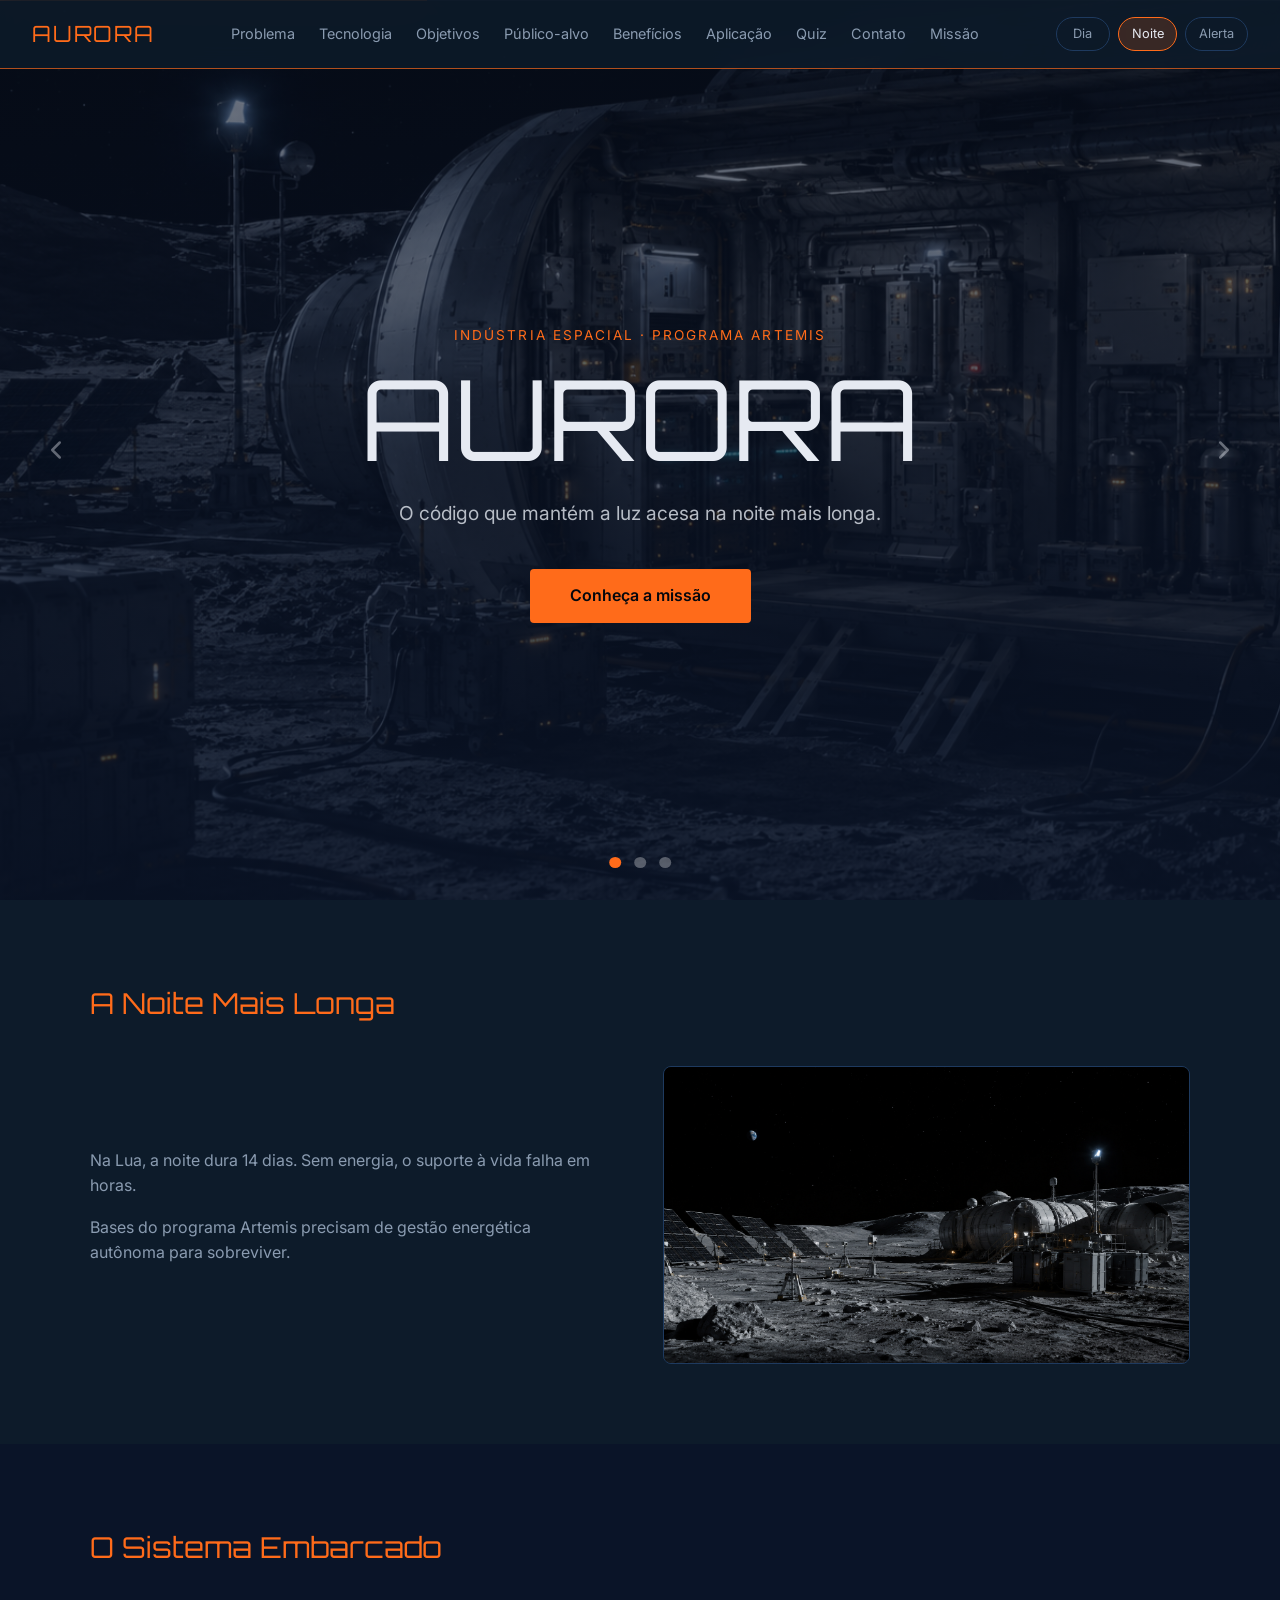
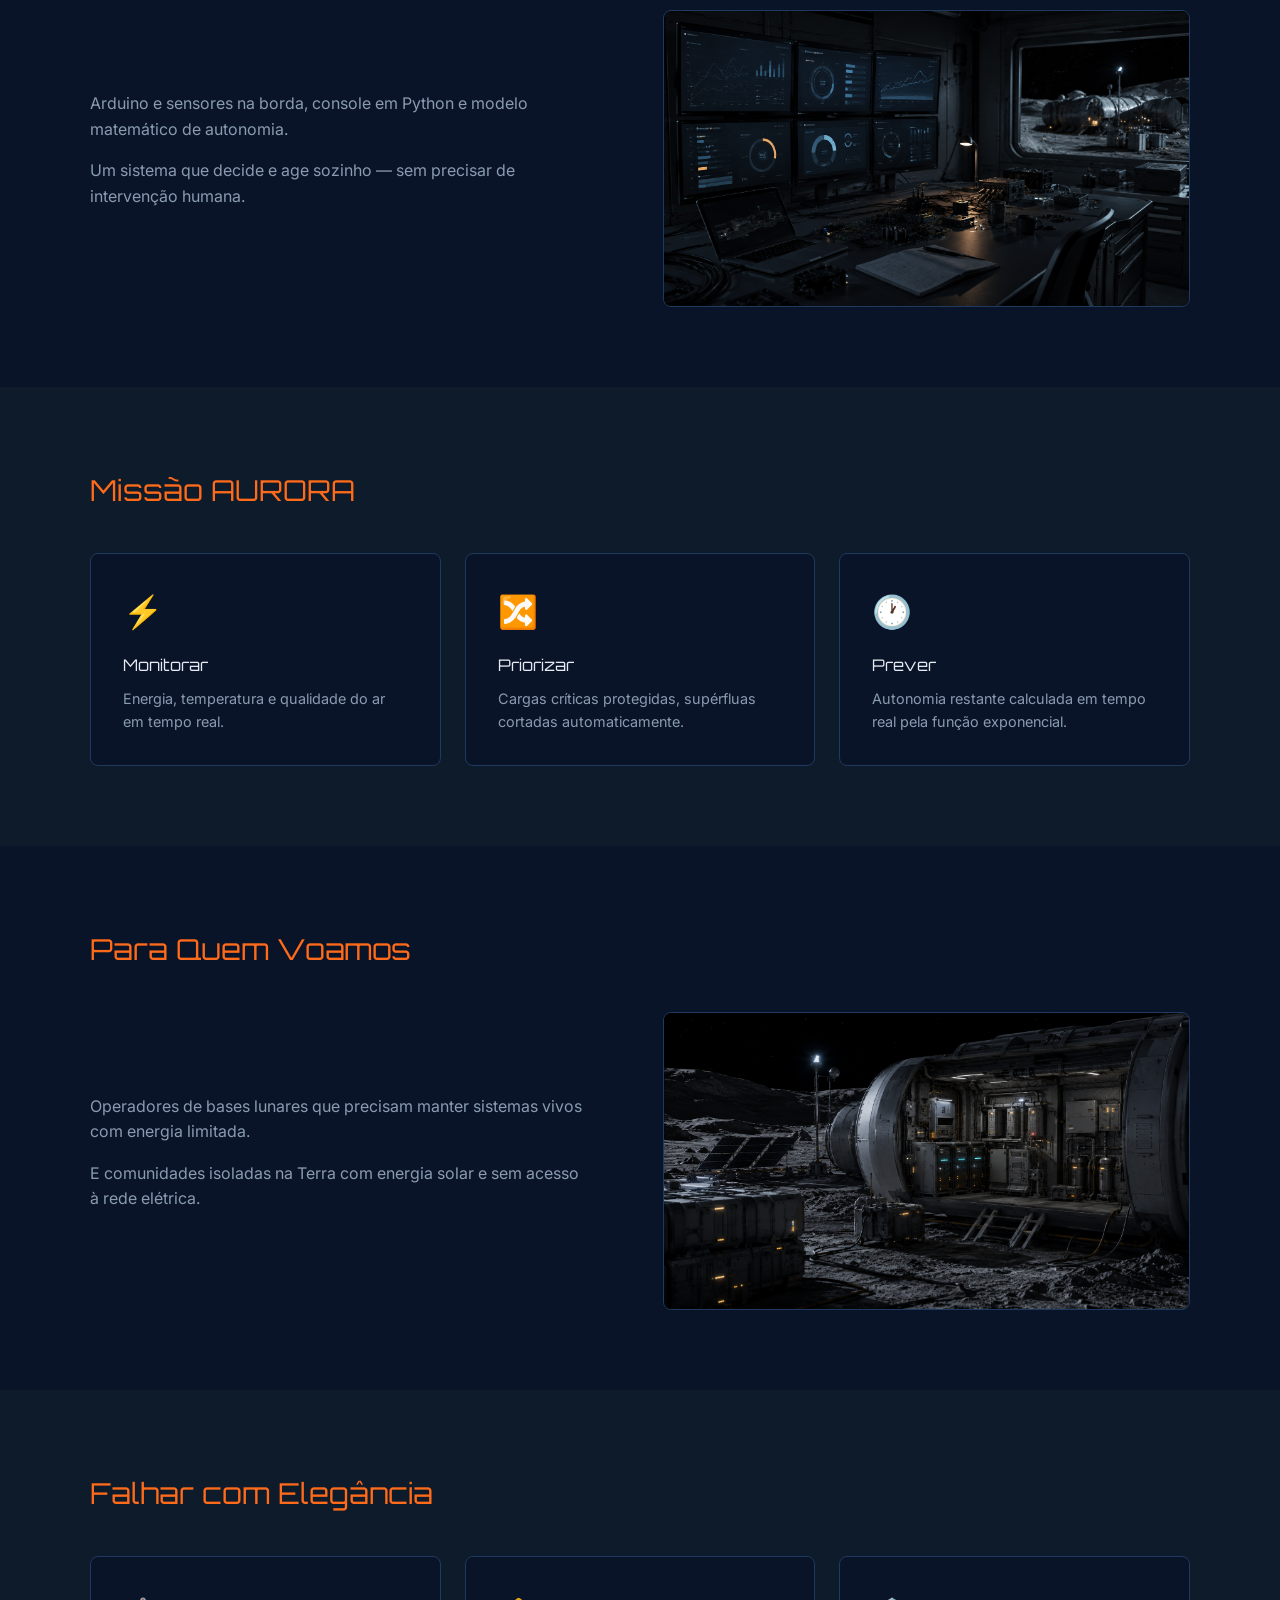
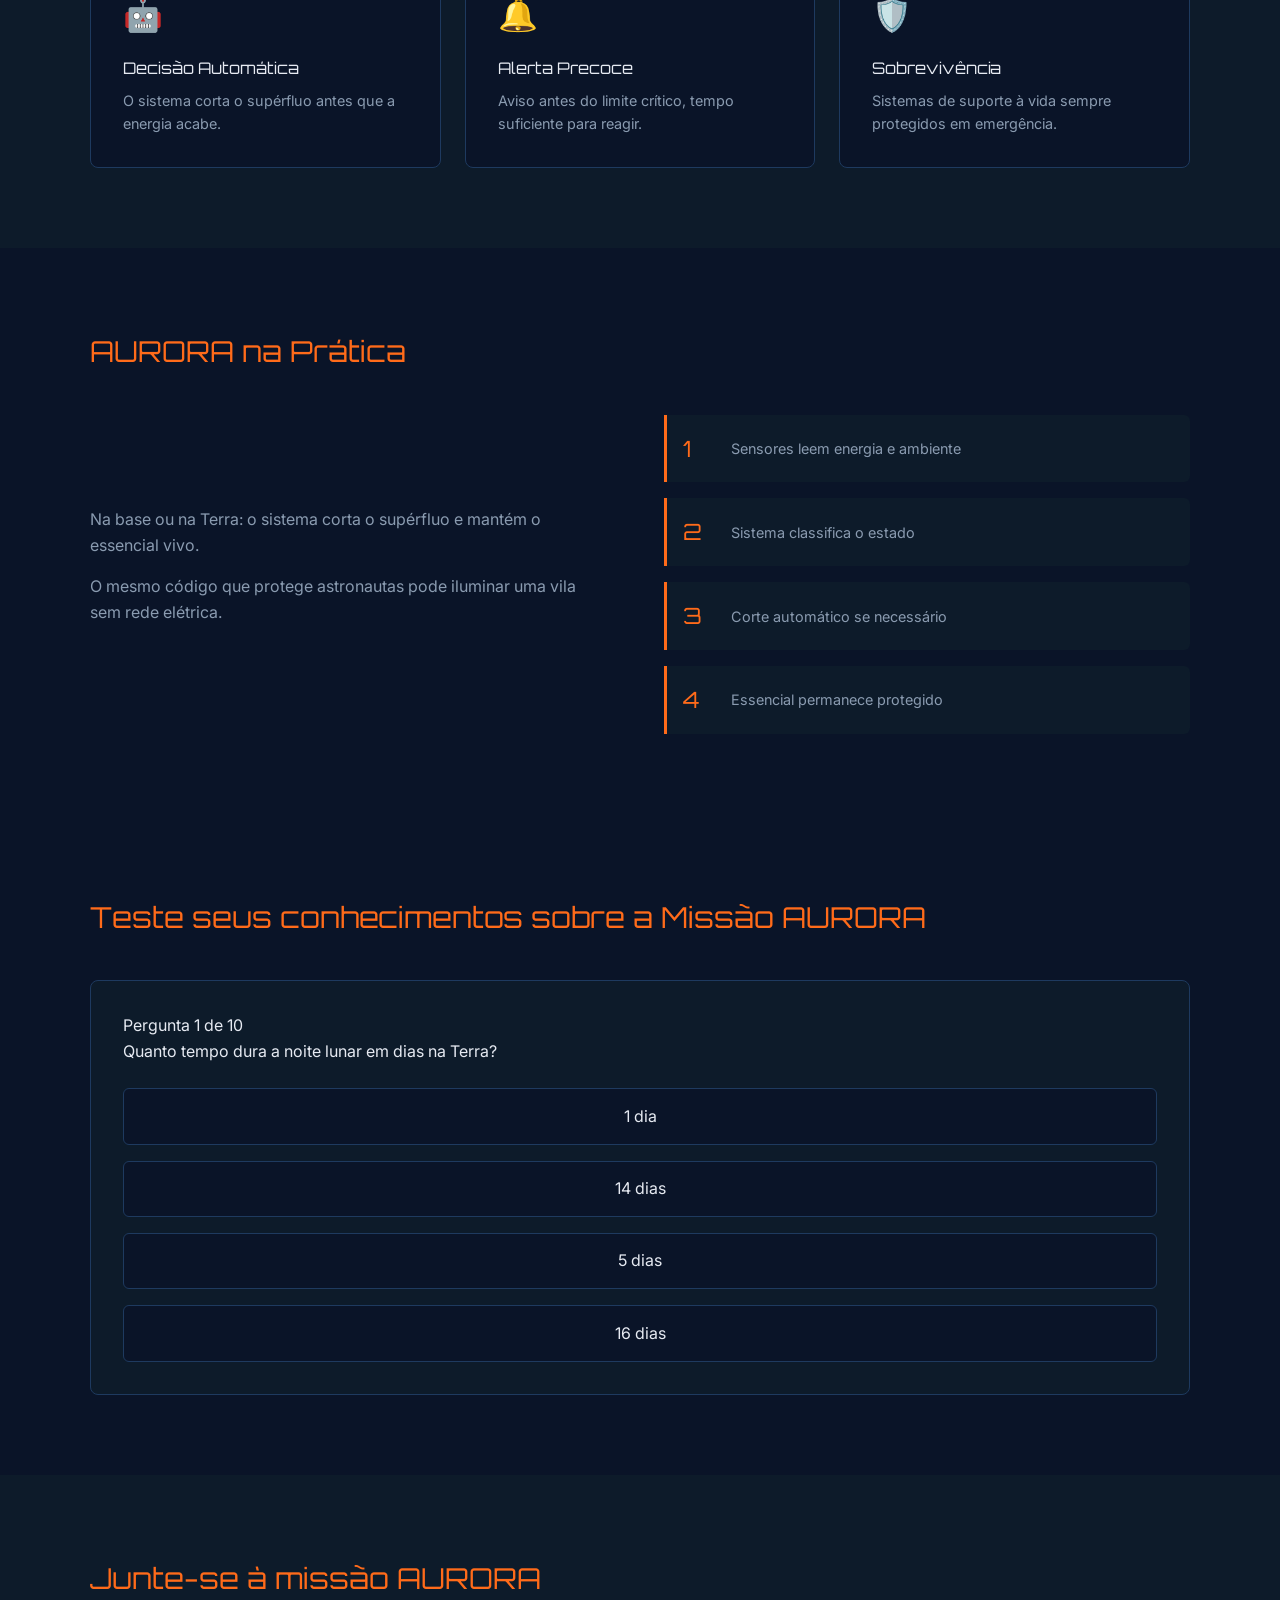
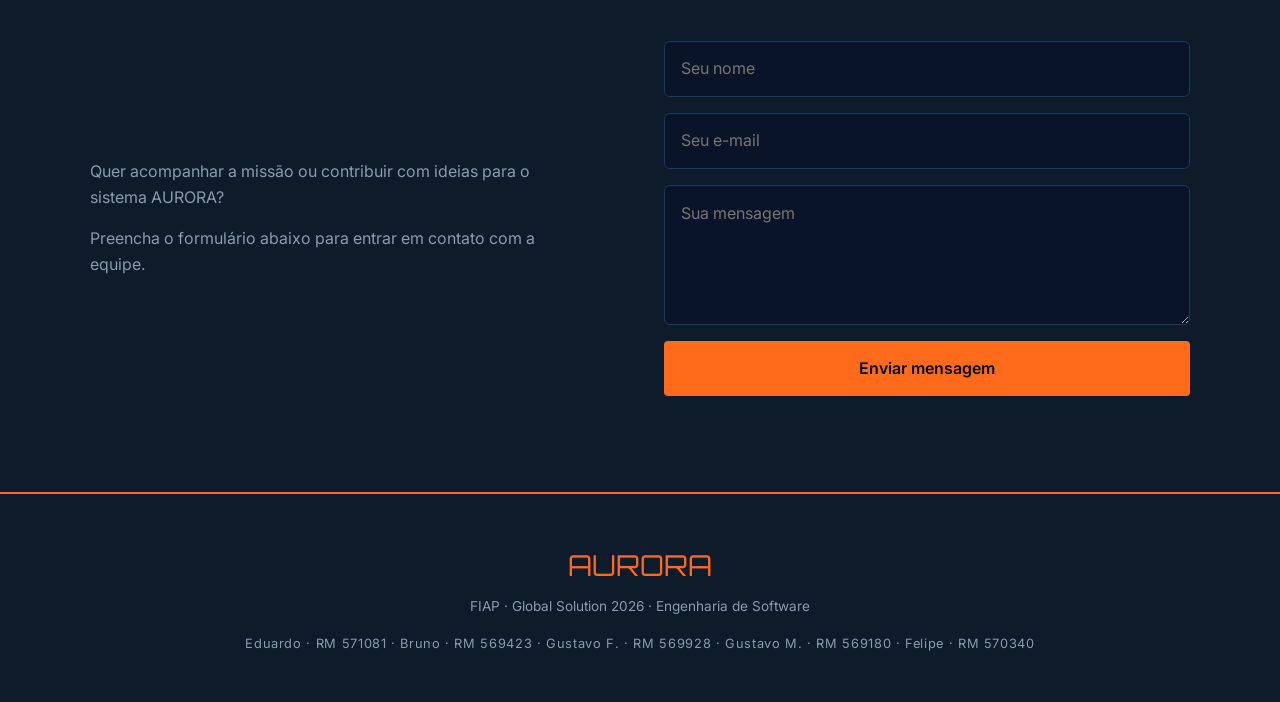
<file: index.html>
<!DOCTYPE html>
<html lang="pt-BR">
<head>
    <meta charset="UTF-8">
    <meta name="viewport" content="width=device-width, initial-scale=1.0">
    <title>AURORA</title>
    <meta http-equiv="refresh" content="0; url=Aurora-Web-Front/index.html">
    <link rel="canonical" href="Aurora-Web-Front/index.html">
    <script>
        const destino = "Aurora-Web-Front/index.html" + window.location.search + window.location.hash;
        window.location.replace(destino);
    </script>
</head>
<body>
    <p>Redirecionando para <a href="Aurora-Web-Front/index.html">AURORA</a>.</p>
</body>
</html>
</file>
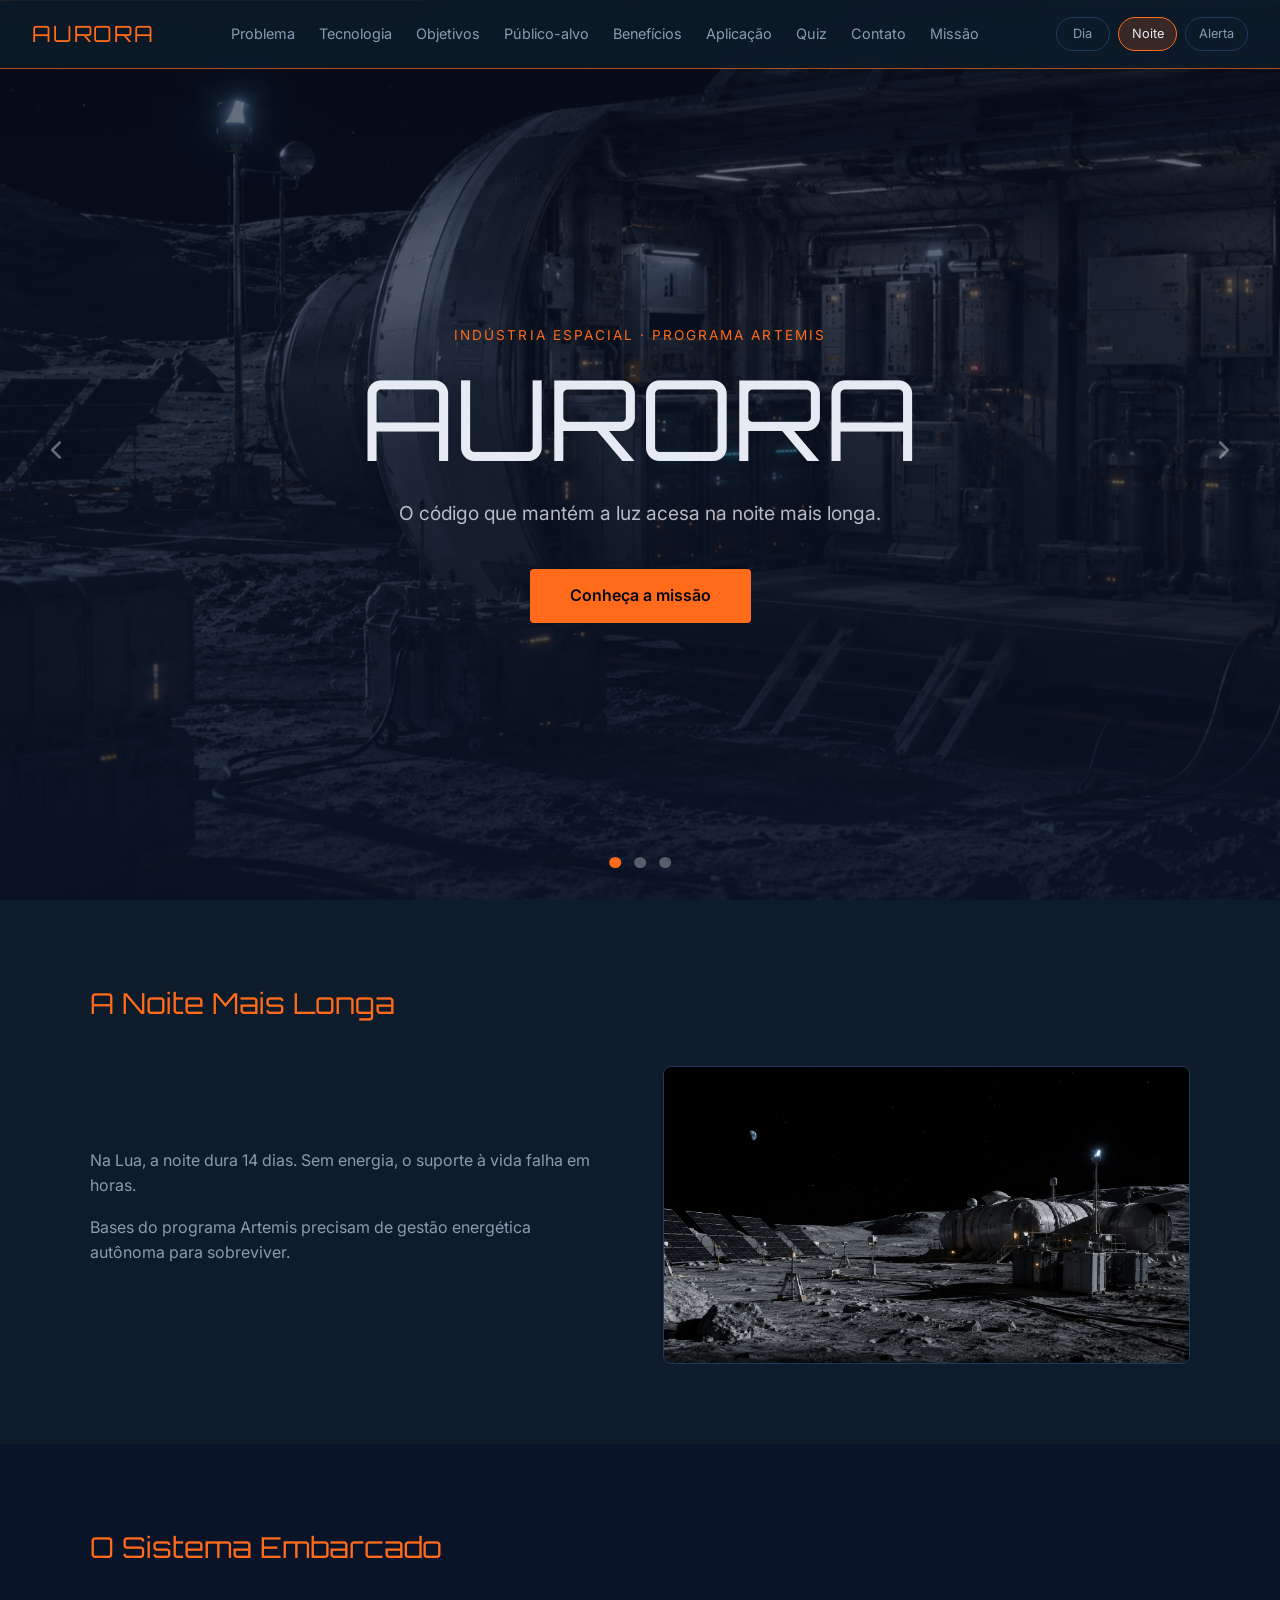
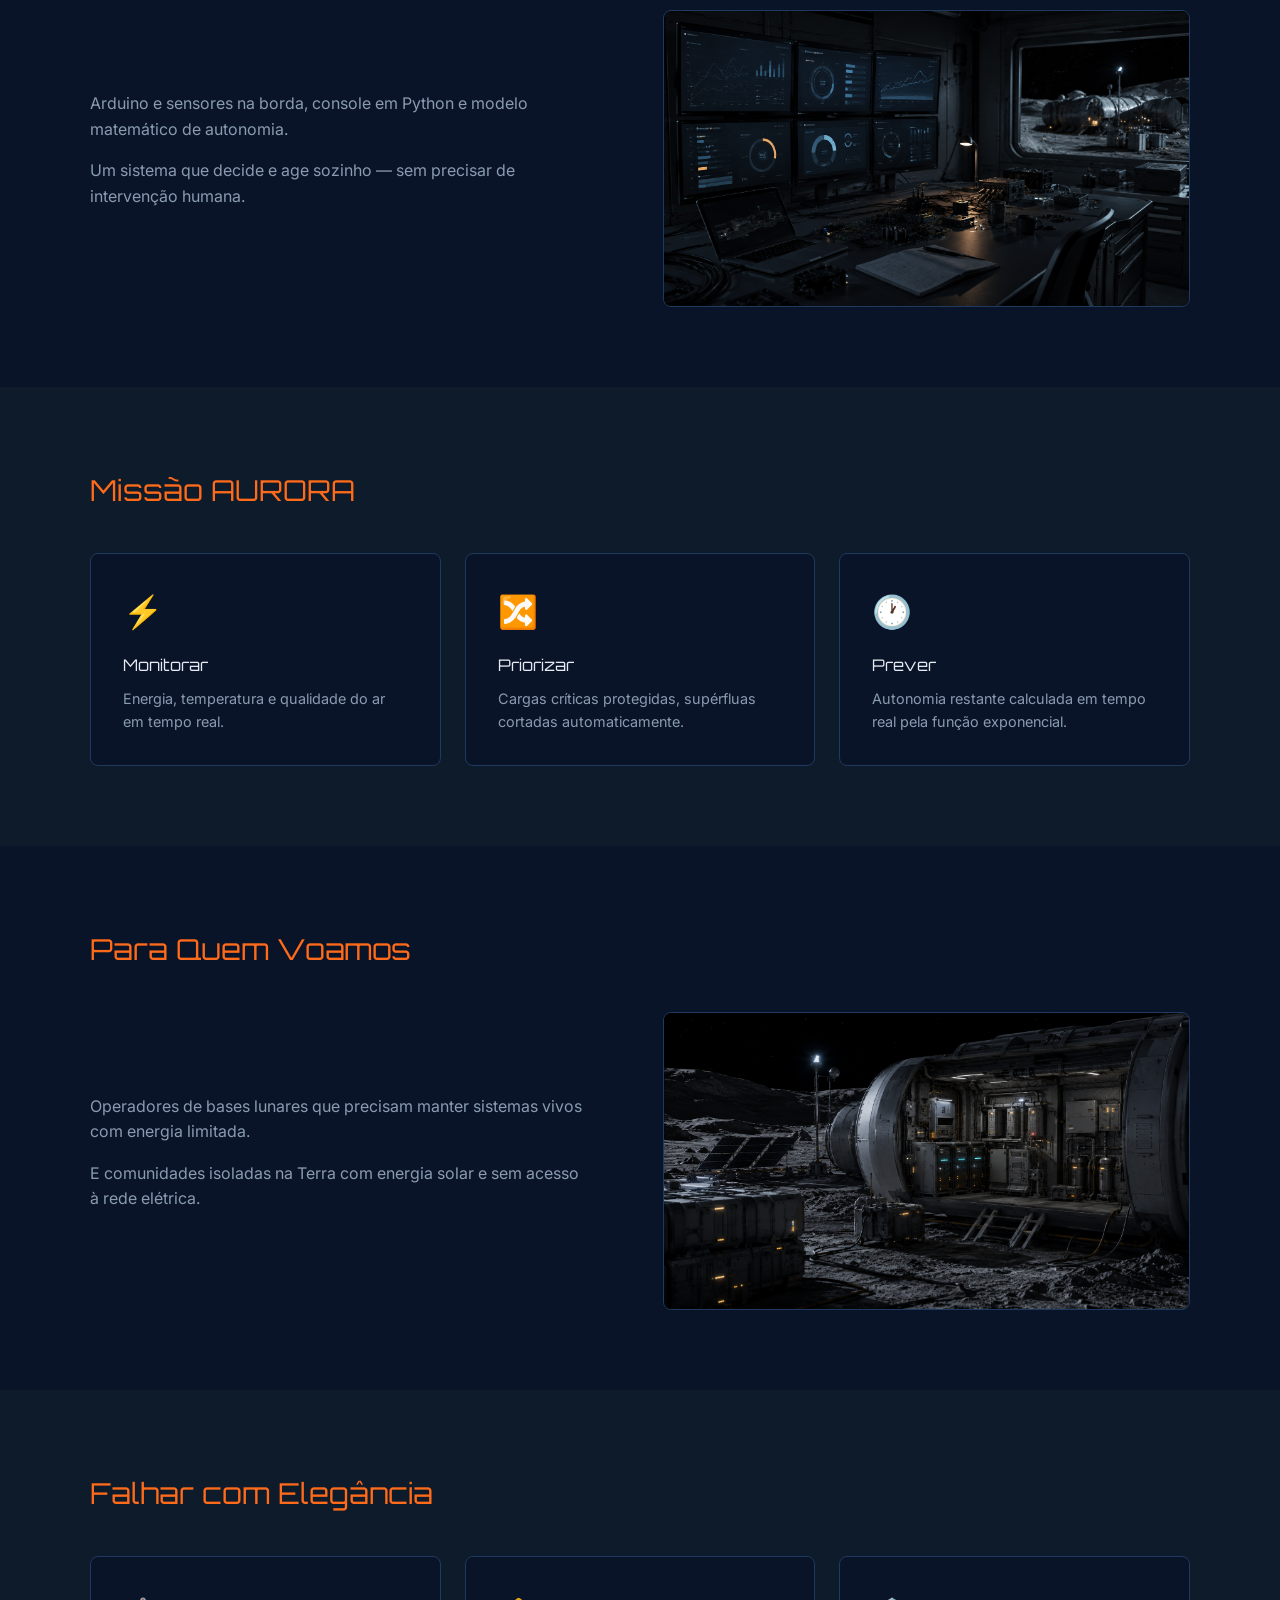
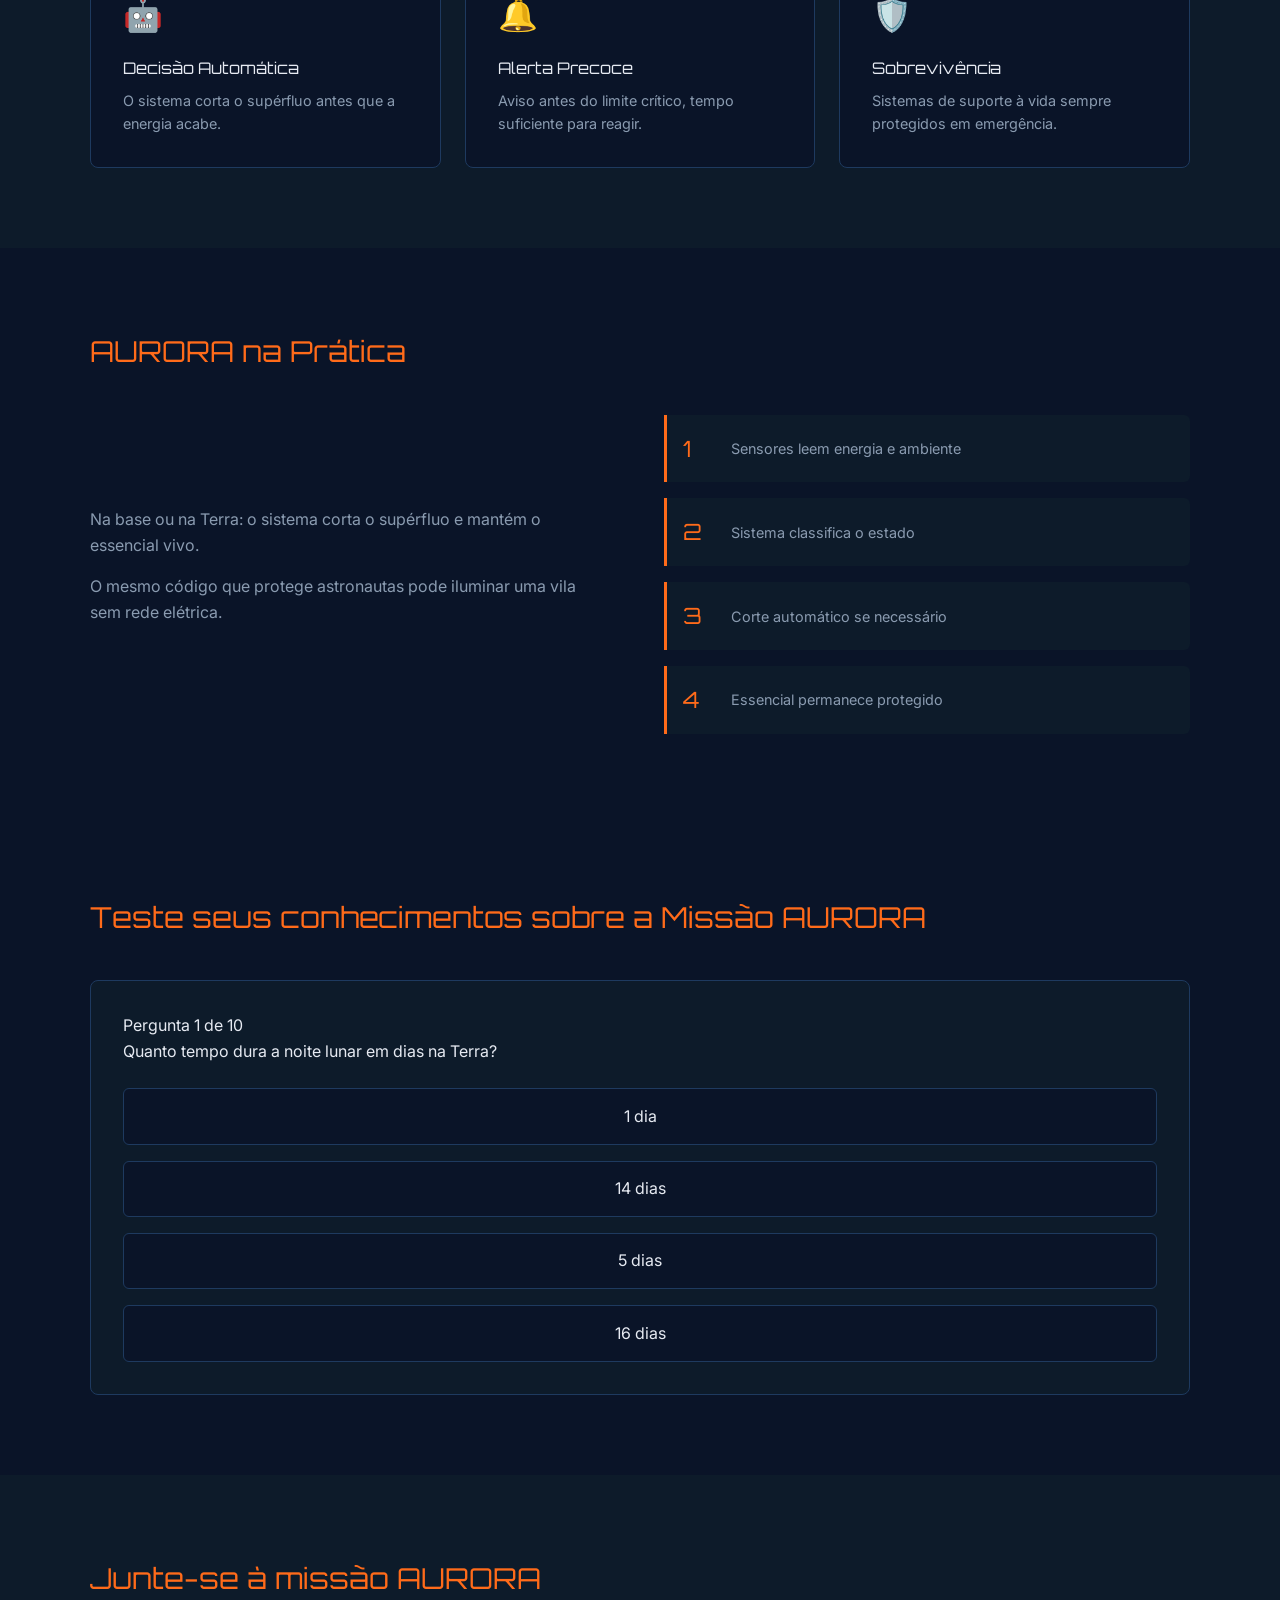
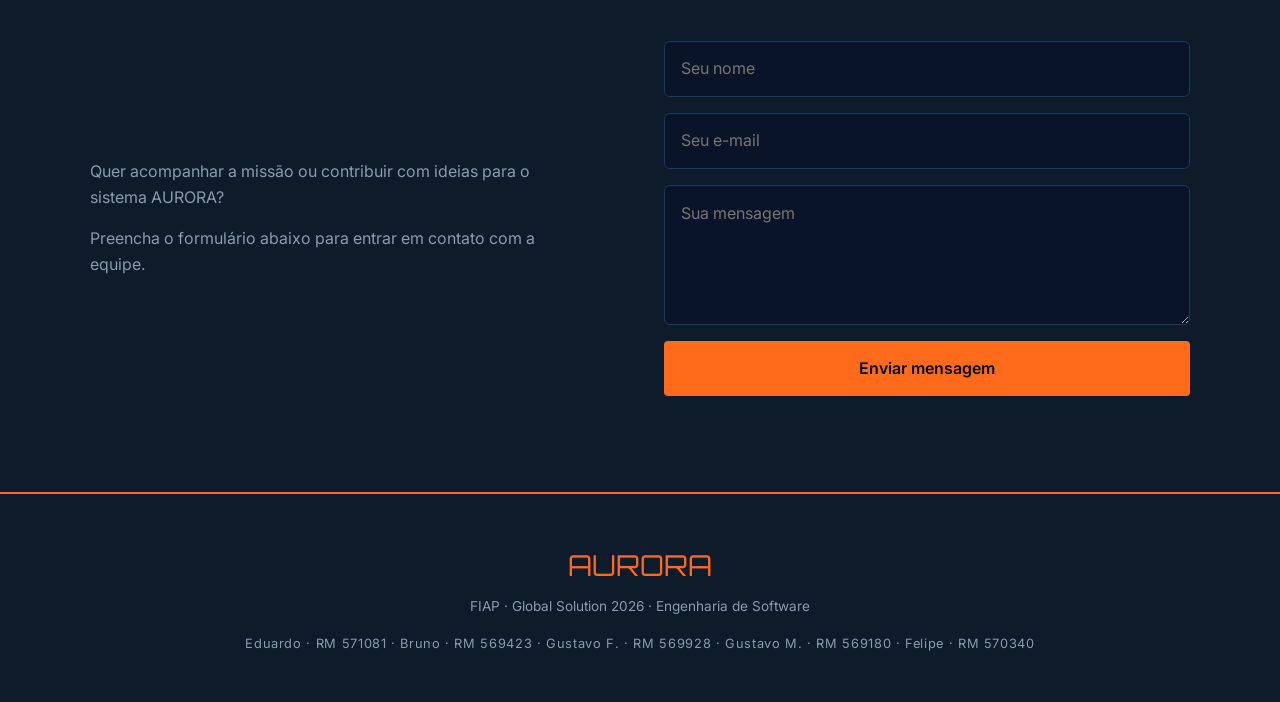
<file: Aurora-Web-Front/index.html>
<!DOCTYPE html>
<html lang="pt-BR">
<head>
    <meta charset="UTF-8">
    <meta name="viewport" content="width=device-width, initial-scale=1.0">
    <title>AURORA · Sistema de Gestão Energética Lunar</title>

    <link rel="icon" type="image/png" href="img/logo.png">

    <link rel="preconnect" href="https://fonts.googleapis.com">
    <link rel="preconnect" href="https://fonts.gstatic.com" crossorigin>
    <link href="https://fonts.googleapis.com/css2?family=Orbitron:wght@700;900&family=Inter:wght@400;600&display=swap" rel="stylesheet">
    
    <link rel="stylesheet" href="css/reset.css">
    <link rel="stylesheet" href="css/style.css">
</head>
<body id="topo">
    <!-- Inputs de rádio para controlar os temas via CSS puro.
         Ficam invisíveis na página, mas o CSS usa o :checked para trocar as cores. -->
    <input type="radio" id="tema-dia" name="tema">
    <input type="radio" id="tema-noite" name="tema" checked>
    <input type="radio" id="tema-alerta" name="tema">

    <div class="page-wrapper">

        <!-- Menu fixo no topo com links para cada seção da página e botões de tema -->
        <nav class="nav">
            <a href="#topo" class="nav__logo" aria-label="Voltar ao início">AURORA</a>
            <ul class="nav__links">
                <li><a href="#problema">Problema</a></li>
                <li><a href="#tecnologia">Tecnologia</a></li>
                <li><a href="#objetivos">Objetivos</a></li>
                <li><a href="#publico">Público-alvo</a></li>
                <li><a href="#beneficios">Benefícios</a></li>
                <li><a href="#aplicacao">Aplicação</a></li>
                <li><a href="#quiz">Quiz</a></li>
                <li><a href="#contato">Contato</a></li>
                <li><a href="missao.html">Missão</a></li>
            </ul>
            <div class="nav__temas">
                <label for="tema-dia" class="btn-tema">Dia</label>
                <label for="tema-noite" class="btn-tema">Noite</label>
                <label for="tema-alerta" class="btn-tema">Alerta</label>
            </div>
        </nav>

        <!-- Seção hero — ocupa a tela toda e exibe o slideshow de imagens com o título principal -->
        <header class="hero" role="region" aria-roledescription="carousel" aria-label="Slideshow cinematográfico AURORA">
            <div class="hero__slideshow" data-hero-slideshow>
                <div class="hero__slides" data-hero-slides></div>
                <div class="hero__overlay" aria-hidden="true"></div>
                <div class="hero__alert-tint" aria-hidden="true"></div>
                <div class="hero__progress" aria-hidden="true">
                    <span data-hero-progress></span>
                </div>

                <button class="hero__arrow hero__arrow--prev" type="button" aria-label="Slide anterior" data-hero-prev>
                    <svg viewBox="0 0 24 24" aria-hidden="true" focusable="false">
                        <path d="M15 18l-6-6 6-6" fill="none" stroke="currentColor" stroke-width="2" stroke-linecap="round" stroke-linejoin="round"/>
                    </svg>
                </button>
                <button class="hero__arrow hero__arrow--next" type="button" aria-label="Próximo slide" data-hero-next>
                    <svg viewBox="0 0 24 24" aria-hidden="true" focusable="false">
                        <path d="M9 6l6 6-6 6" fill="none" stroke="currentColor" stroke-width="2" stroke-linecap="round" stroke-linejoin="round"/>
                    </svg>
                </button>

                <div class="hero__dots" aria-label="Selecionar slide" data-hero-dots></div>
            </div>

            <div class="hero__content">
                <p class="hero__tag">Indústria Espacial · Programa Artemis</p>
                <h1 class="hero__title">AURORA</h1>
                <p class="hero__sub">O código que mantém a luz acesa na noite mais longa.</p>
                <a href="missao.html" class="hero__cta">Conheça a missão</a>
            </div>
        </header>

        <!-- Seção 1: Problema — explica o desafio da noite lunar de 14 dias -->
        <section id="problema" class="section section--alt">
            <div class="section__inner">
                <h2 class="section__title">A Noite Mais Longa</h2>
                <div class="section__content">
                    <div class="section__text">
                        <p>Na Lua, a noite dura 14 dias. Sem energia, o suporte à vida falha em horas.</p>
                        <p>Bases do programa Artemis precisam de gestão energética autônoma para sobreviver.</p>
                    </div>
                    <div class="section__img">
                        <img src="img/base_lunar.png" alt="Base lunar com painéis solares no horizonte">
                    </div>
                </div>
            </div>
        </section>

        <!-- Seção 2: Tecnologia — descreve o sistema embarcado com Arduino e Python -->
        <section id="tecnologia" class="section">
            <div class="section__inner">
                <h2 class="section__title">O Sistema Embarcado</h2>
                <div class="section__content">
                    <div class="section__text">
                        <p>Arduino e sensores na borda, console em Python e modelo matemático de autonomia.</p>
                        <p>Um sistema que decide e age sozinho — sem precisar de intervenção humana.</p>
                    </div>
                    <div class="section__img">
                        <img src="img/sistemas_na_base.png" alt="Console de operações AURORA exibindo dados da base">
                    </div>
                </div>
            </div>
        </section>

        <!-- Seção 3: Objetivos — mostra os 3 pilares da missão AURORA em cards -->
        <section id="objetivos" class="section section--alt">
            <div class="section__inner">
                <h2 class="section__title">Missão AURORA</h2>
                <div class="section__cards">
                    <div class="card">
                        <span class="card__icon">⚡</span>
                        <h3>Monitorar</h3>
                        <p>Energia, temperatura e qualidade do ar em tempo real.</p>
                    </div>
                    <div class="card">
                        <span class="card__icon">🔀</span>
                        <h3>Priorizar</h3>
                        <p>Cargas críticas protegidas, supérfluas cortadas automaticamente.</p>
                    </div>
                    <div class="card">
                        <span class="card__icon">🕐</span>
                        <h3>Prever</h3>
                        <p>Autonomia restante calculada em tempo real pela função exponencial.</p>
                    </div>
                </div>
            </div>
        </section>

        <!-- Seção 4: Público-alvo — para quem o sistema foi desenvolvido -->
        <section id="publico" class="section">
            <div class="section__inner">
                <h2 class="section__title">Para Quem Voamos</h2>
                <div class="section__content">
                    <div class="section__text">
                        <p>Operadores de bases lunares que precisam manter sistemas vivos com energia limitada.</p>
                        <p>E comunidades isoladas na Terra com energia solar e sem acesso à rede elétrica.</p>
                    </div>
                    <div class="section__img">
                        <img src="img/base.png" alt="Painéis solares apagados durante a noite lunar">
                    </div>
                </div>
            </div>
        </section>

        <!-- Seção 5: Benefícios — vantagens do sistema em 3 cards -->
        <section id="beneficios" class="section section--alt">
            <div class="section__inner">
                <h2 class="section__title">Falhar com Elegância</h2>
                <div class="section__cards">
                    <div class="card">
                        <span class="card__icon">🤖</span>
                        <h3>Decisão Automática</h3>
                        <p>O sistema corta o supérfluo antes que a energia acabe.</p>
                    </div>
                    <div class="card">
                        <span class="card__icon">🔔</span>
                        <h3>Alerta Precoce</h3>
                        <p>Aviso antes do limite crítico, tempo suficiente para reagir.</p>
                    </div>
                    <div class="card">
                        <span class="card__icon">🛡️</span>
                        <h3>Sobrevivência</h3>
                        <p>Sistemas de suporte à vida sempre protegidos em emergência.</p>
                    </div>
                </div>
            </div>
        </section>

        <!-- Seção 6: Aplicação — como o sistema funciona na prática em 4 passos -->
        <section id="aplicacao" class="section">
            <div class="section__inner">
                <h2 class="section__title">AURORA na Prática</h2>
                <div class="section__content">
                    <div class="section__text">
                        <p>Na base ou na Terra: o sistema corta o supérfluo e mantém o essencial vivo.</p>
                        <p>O mesmo código que protege astronautas pode iluminar uma vila sem rede elétrica.</p>
                    </div>
                    <div class="section__steps">
                        <div class="step"><span class="step__num">1</span><p>Sensores leem energia e ambiente</p></div>
                        <div class="step"><span class="step__num">2</span><p>Sistema classifica o estado</p></div>
                        <div class="step"><span class="step__num">3</span><p>Corte automático se necessário</p></div>
                        <div class="step"><span class="step__num">4</span><p>Essencial permanece protegido</p></div>
                    </div>
                </div>
            </div>
        </section>
        <!-- Seção do quiz — o conteúdo é gerado dinamicamente pelo JavaScript -->
        <section id="quiz" class="section">
            <div class="section__inner">
                <h2 class="section__title">Teste seus conhecimentos sobre a Missão AURORA</h2>
                <div id="quiz-container" class="quiz"></div>
            </div>
        </section>

        <!-- Formulário de contato com validação feita em JavaScript puro -->
        <section id="contato" class="section section--alt">
            <div class="section__inner">
                <h2 class="section__title">Junte-se à missão AURORA</h2>
                <div class="section__content">
                    <div class="section__text">
                        <p>Quer acompanhar a missão ou contribuir com ideias para o sistema AURORA?</p>
                        <p>Preencha o formulário abaixo para entrar em contato com a equipe.</p>
                    </div>

                    <form id="form-missao" class="form-missao" novalidate>
                        <input type="text" id="nome" name="nome" placeholder="Seu nome">
                        <input type="email" id="email" name="email" placeholder="Seu e-mail">
                        <textarea id="mensagem" name="mensagem" placeholder="Sua mensagem"></textarea>
                        <button type="submit">Enviar mensagem</button>
                        <p id="form-feedback" class="form-feedback" aria-live="polite"></p>
                    </form>
                </div>
            </div>
        </section>

        <!-- Rodapé com nome e RM de todos os integrantes da equipe -->
        <footer class="footer">
            <p class="footer__logo">AURORA</p>
            <p class="footer__sub">FIAP · Global Solution 2026 · Engenharia de Software</p>
            <p class="footer__team">
                Eduardo · RM 571081 · Bruno · RM 569423 · Gustavo F. · RM 569928 · Gustavo M. · RM 569180 · Felipe · RM 570340
            </p>
        </footer>

    </div><!-- fim do page-wrapper que envolve toda a página -->
    <script src="src/js/script.js"></script>
</body>
</html>
</file>
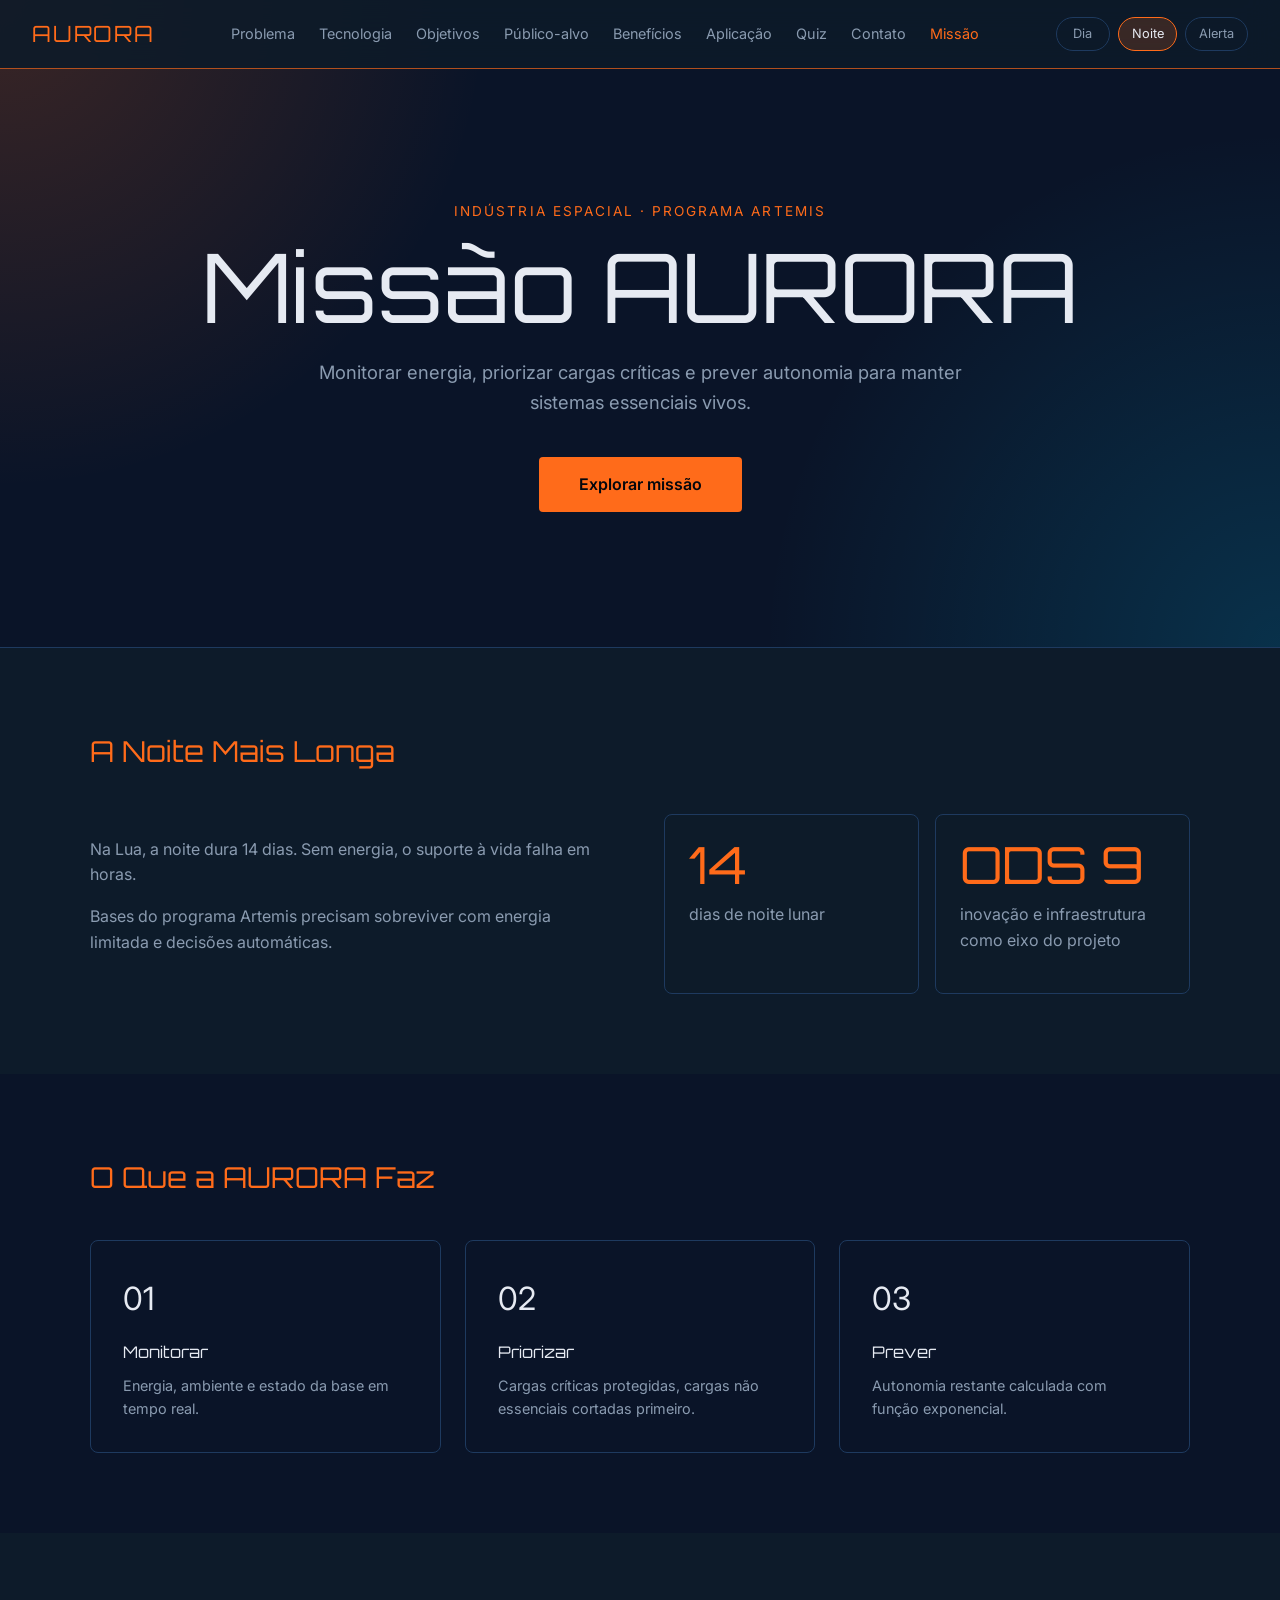
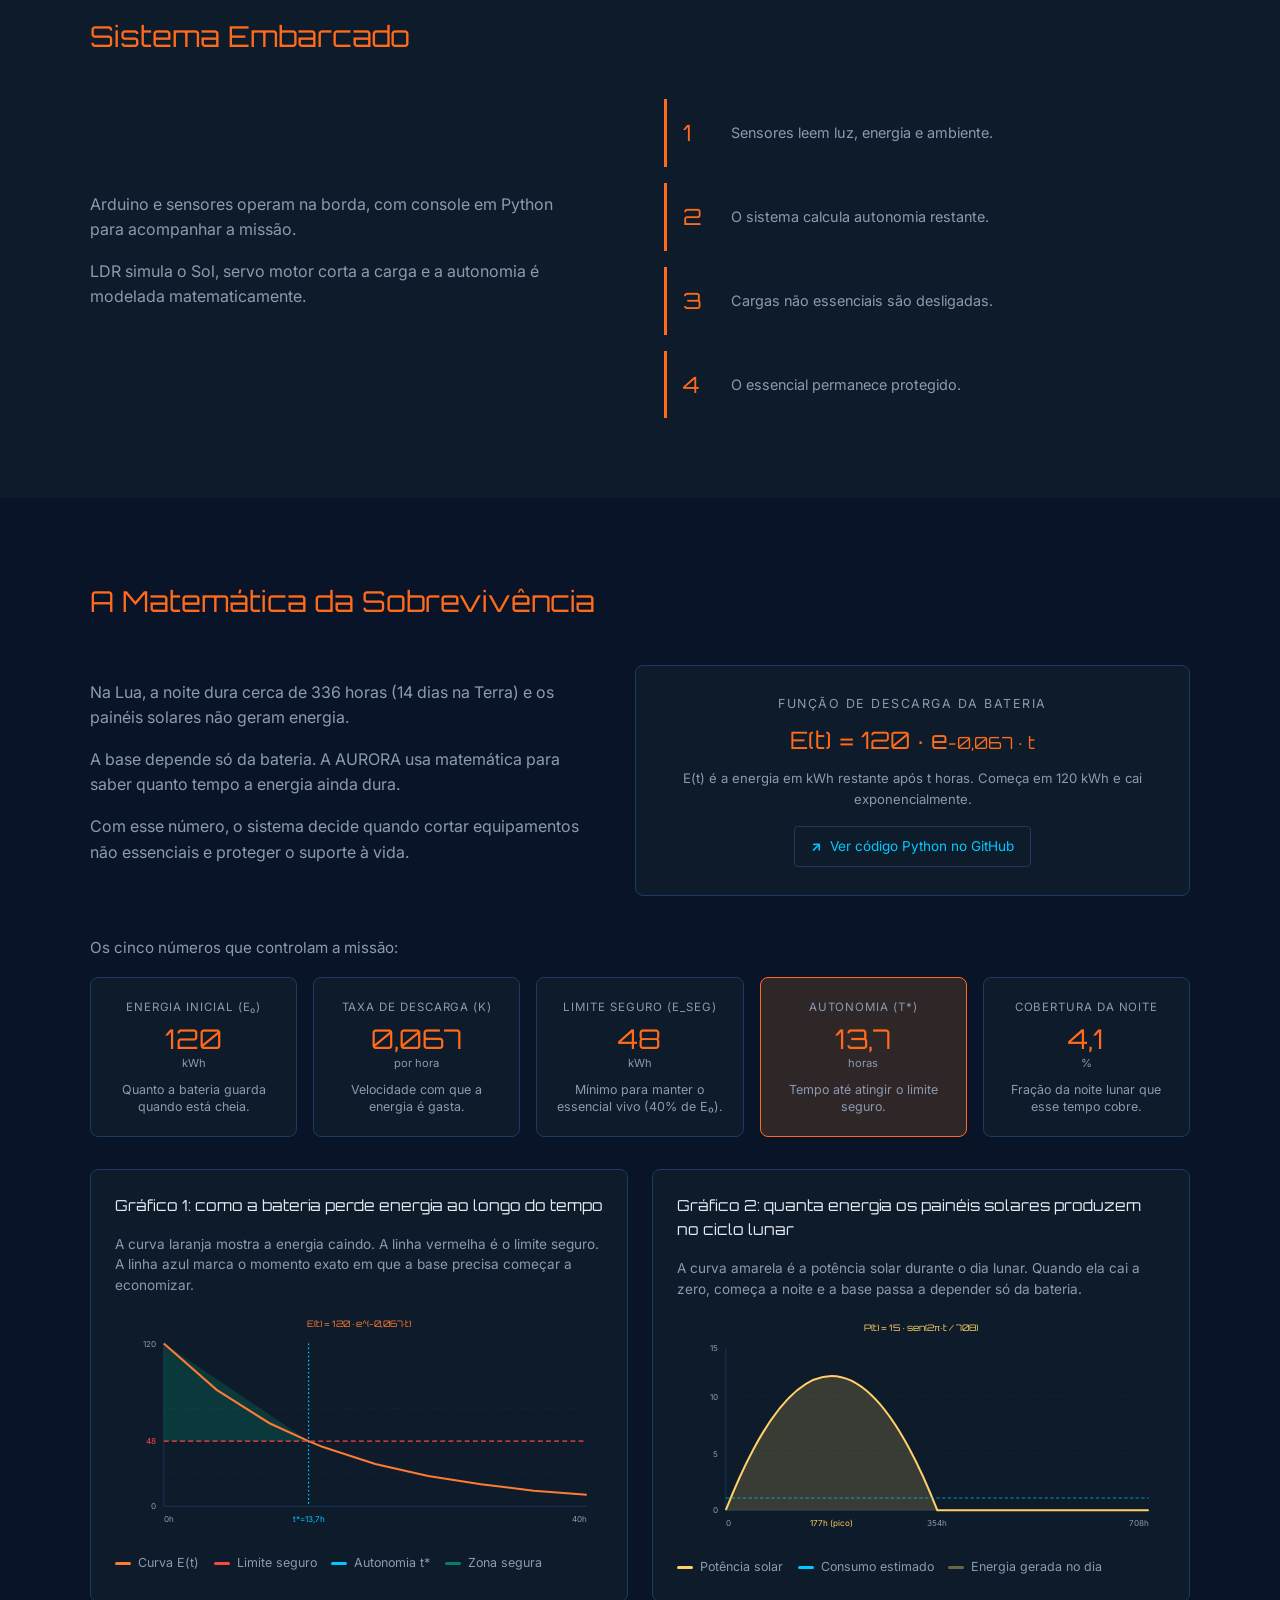
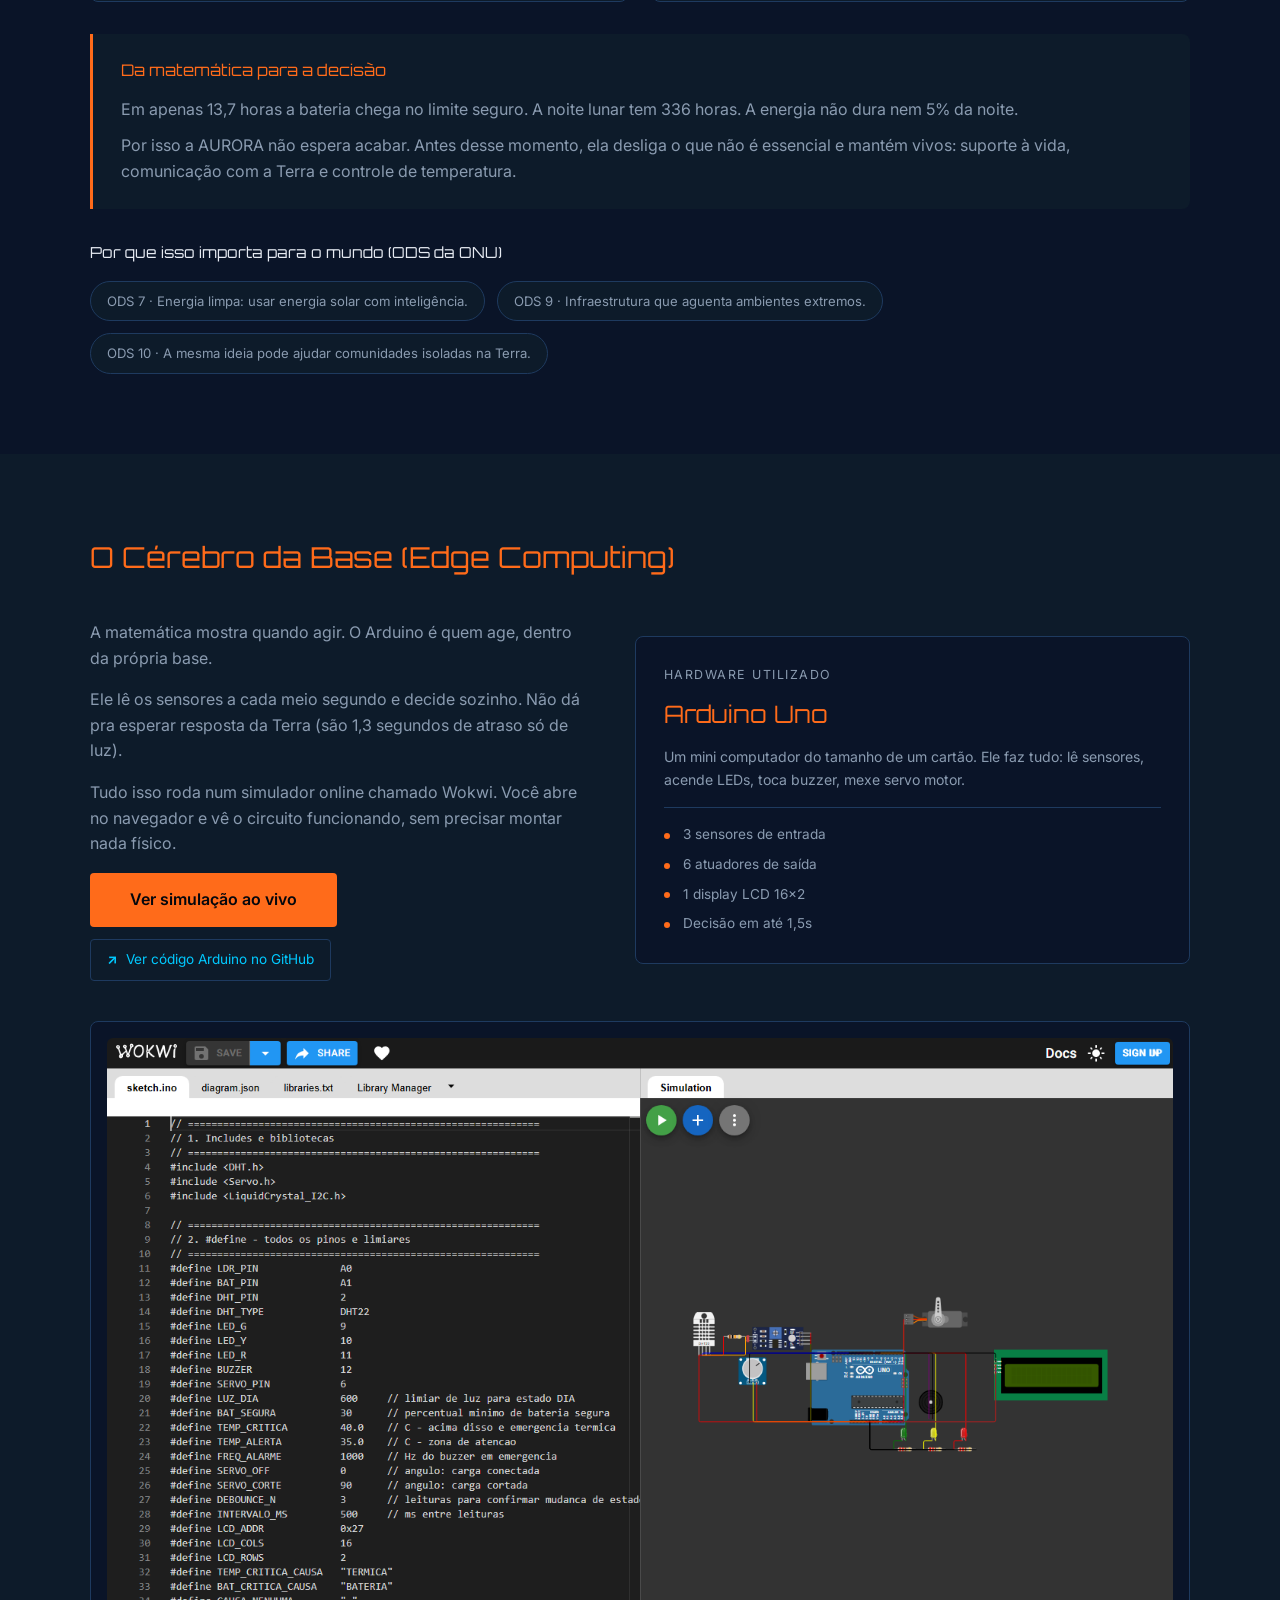
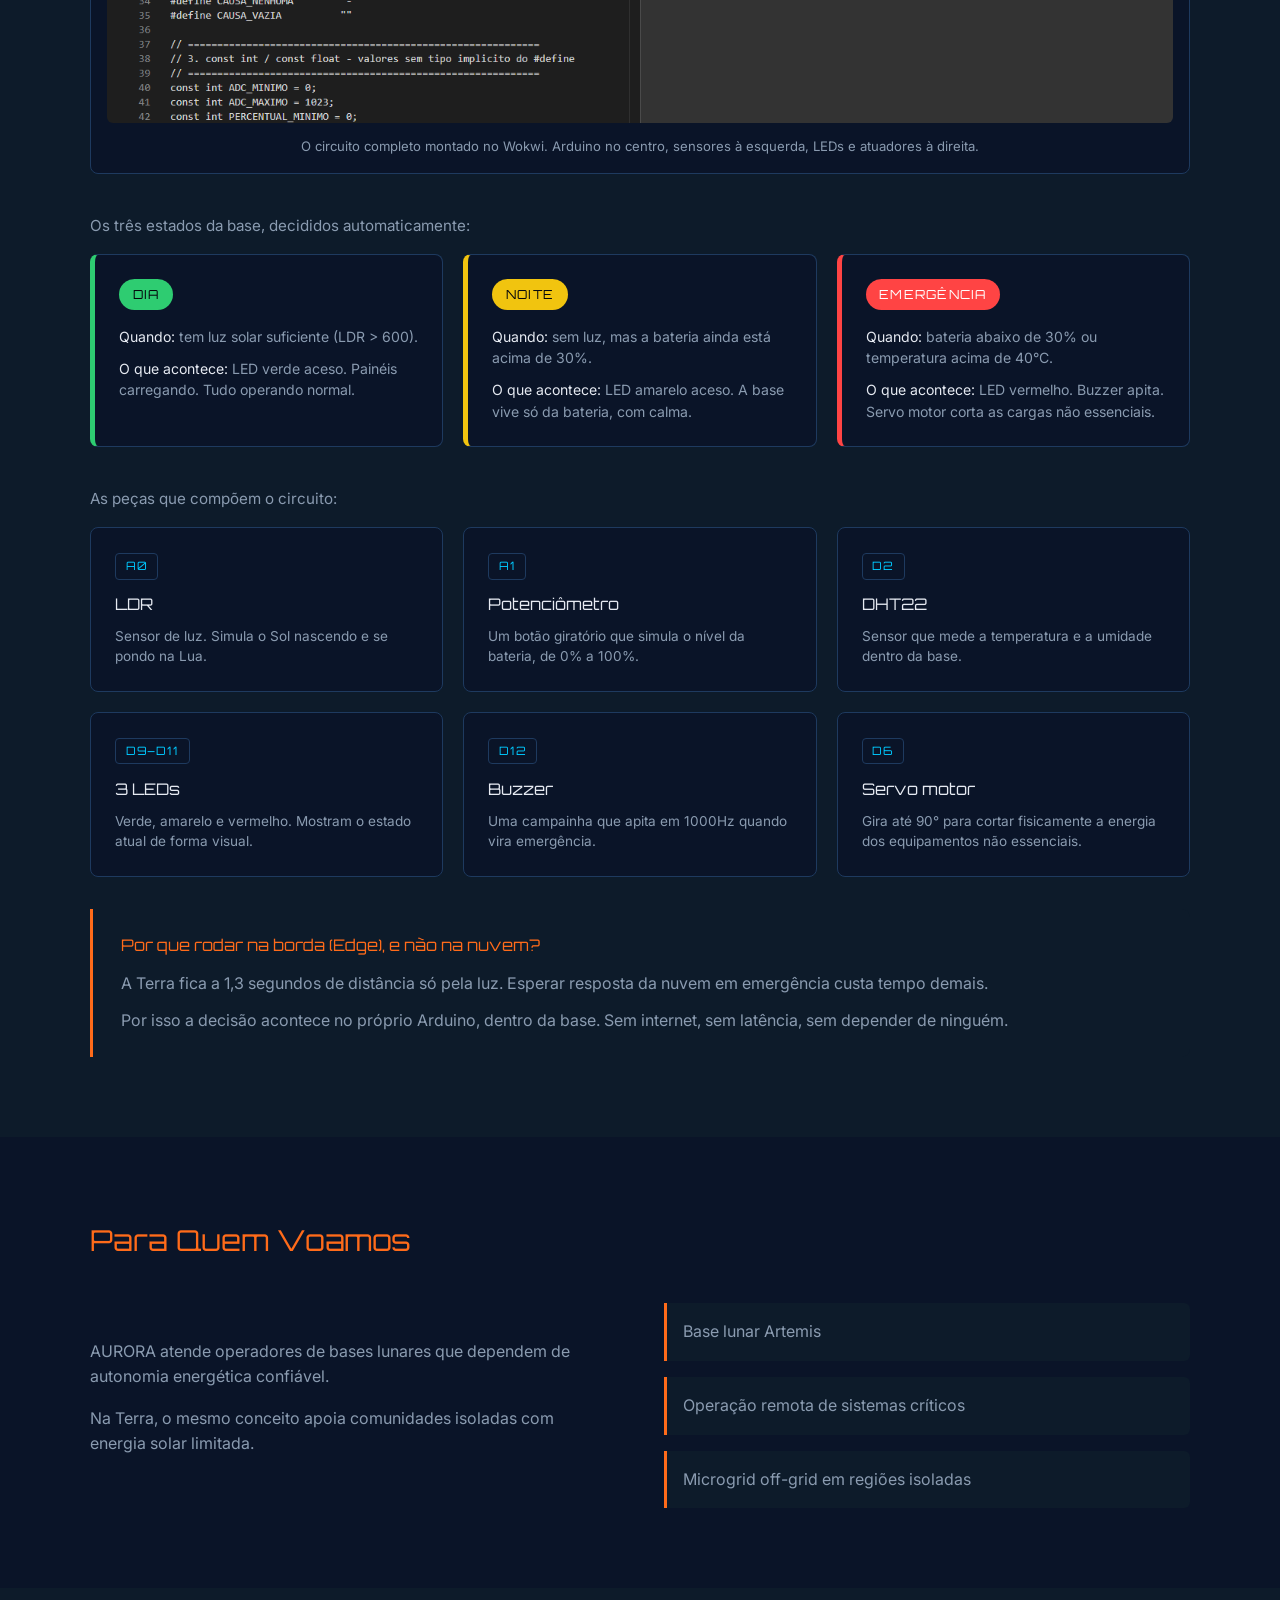
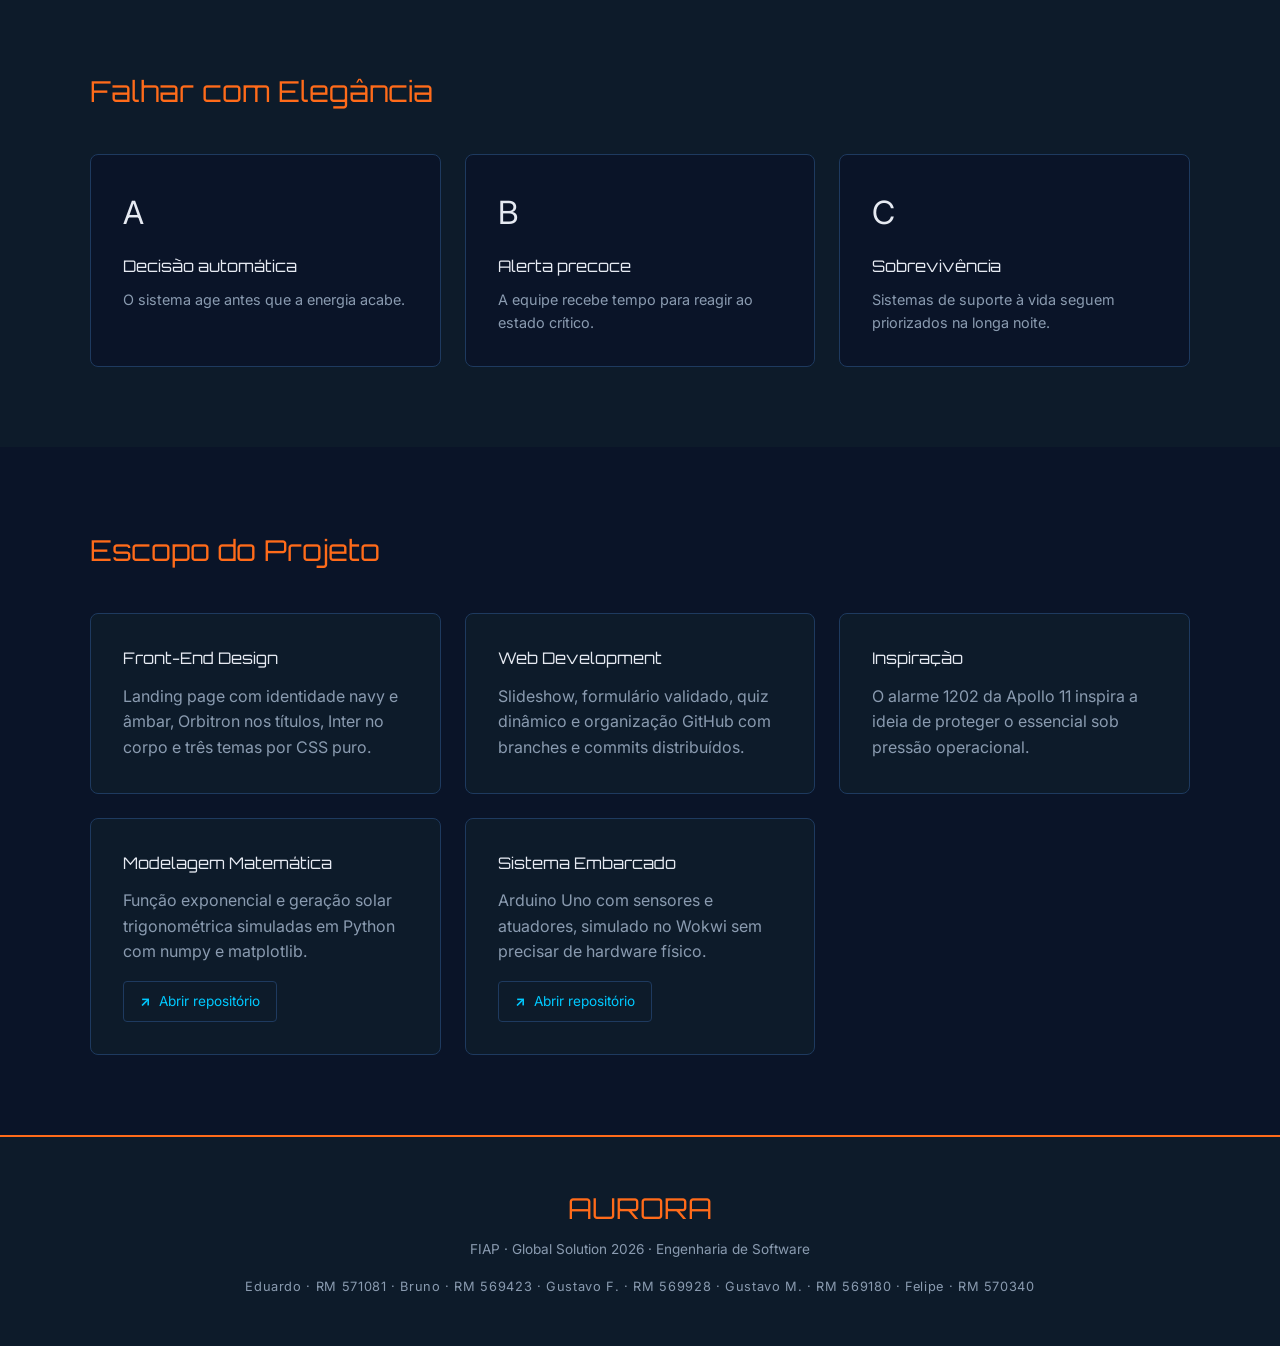
<file: Aurora-Web-Front/missao.html>
<!DOCTYPE html>
<html lang="pt-BR">
<head>
    <meta charset="UTF-8">
    <meta name="viewport" content="width=device-width, initial-scale=1.0">
    <title>AURORA · Missão</title>

    <link rel="icon" type="image/png" href="img/logo.png">

    <link rel="preconnect" href="https://fonts.googleapis.com">
    <link rel="preconnect" href="https://fonts.gstatic.com" crossorigin>
    <link href="https://fonts.googleapis.com/css2?family=Orbitron:wght@700;900&family=Inter:wght@400;600&display=swap" rel="stylesheet">

    <link rel="stylesheet" href="css/reset.css">
    <link rel="stylesheet" href="css/style.css">
</head>
<body id="topo">
    <!-- SELETOR DE TEMAS (radio inputs hidden — CSS puro, sem JS) -->
    <input type="radio" id="tema-dia" name="tema">
    <input type="radio" id="tema-noite" name="tema" checked>
    <input type="radio" id="tema-alerta" name="tema">

    <div class="page-wrapper">

        <!-- MENU DE NAVEGAÇÃO -->
        <nav class="nav">
            <a href="index.html#topo" class="nav__logo" aria-label="Voltar para a home">AURORA</a>
            <ul class="nav__links">
                <li><a href="index.html#problema">Problema</a></li>
                <li><a href="index.html#tecnologia">Tecnologia</a></li>
                <li><a href="index.html#objetivos">Objetivos</a></li>
                <li><a href="index.html#publico">Público-alvo</a></li>
                <li><a href="index.html#beneficios">Benefícios</a></li>
                <li><a href="index.html#aplicacao">Aplicação</a></li>
                <li><a href="index.html#quiz">Quiz</a></li>
                <li><a href="index.html#contato">Contato</a></li>
                <li><a href="missao.html" class="nav__link--active" aria-current="page">Missão</a></li>
            </ul>
            <div class="nav__temas">
                <label for="tema-dia" class="btn-tema">Dia</label>
                <label for="tema-noite" class="btn-tema">Noite</label>
                <label for="tema-alerta" class="btn-tema">Alerta</label>
            </div>
        </nav>

        <!-- HERO DA MISSÃO -->
        <header class="mission-hero">
            <div class="mission-hero__inner">
                <p class="mission-hero__tag">INDÚSTRIA ESPACIAL · PROGRAMA ARTEMIS</p>
                <h1 class="mission-hero__title">Missão AURORA</h1>
                <p class="mission-hero__sub">Monitorar energia, priorizar cargas críticas e prever autonomia para manter sistemas essenciais vivos.</p>
                <a href="#contexto" class="hero__cta">Explorar missão</a>
            </div>
        </header>

        <!-- SEÇÃO 1: CONTEXTO -->
        <section id="contexto" class="section section--alt">
            <div class="section__inner">
                <h2 class="section__title">A Noite Mais Longa</h2>
                <div class="section__content">
                    <div class="section__text">
                        <p>Na Lua, a noite dura 14 dias. Sem energia, o suporte à vida falha em horas.</p>
                        <p>Bases do programa Artemis precisam sobreviver com energia limitada e decisões automáticas.</p>
                    </div>
                    <div class="mission-panel" aria-label="Resumo do problema">
                        <div class="mission-panel__item">
                            <span class="mission-panel__value">14</span>
                            <p>dias de noite lunar</p>
                        </div>
                        <div class="mission-panel__item">
                            <span class="mission-panel__value">ODS 9</span>
                            <p>inovação e infraestrutura como eixo do projeto</p>
                        </div>
                    </div>
                </div>
            </div>
        </section>

        <!-- SEÇÃO 2: OBJETIVOS -->
        <section id="missao-objetivos" class="section">
            <div class="section__inner">
                <h2 class="section__title">O Que a AURORA Faz</h2>
                <div class="section__cards">
                    <div class="card">
                        <span class="card__icon">01</span>
                        <h3>Monitorar</h3>
                        <p>Energia, ambiente e estado da base em tempo real.</p>
                    </div>
                    <div class="card">
                        <span class="card__icon">02</span>
                        <h3>Priorizar</h3>
                        <p>Cargas críticas protegidas, cargas não essenciais cortadas primeiro.</p>
                    </div>
                    <div class="card">
                        <span class="card__icon">03</span>
                        <h3>Prever</h3>
                        <p>Autonomia restante calculada com função exponencial.</p>
                    </div>
                </div>
            </div>
        </section>

        <!-- SEÇÃO 3: TECNOLOGIA -->
        <section id="missao-tecnologia" class="section section--alt">
            <div class="section__inner">
                <h2 class="section__title">Sistema Embarcado</h2>
                <div class="section__content">
                    <div class="section__text">
                        <p>Arduino e sensores operam na borda, com console em Python para acompanhar a missão.</p>
                        <p>LDR simula o Sol, servo motor corta a carga e a autonomia é modelada matematicamente.</p>
                    </div>
                    <div class="section__steps">
                        <div class="step"><span class="step__num">1</span><p>Sensores leem luz, energia e ambiente.</p></div>
                        <div class="step"><span class="step__num">2</span><p>O sistema calcula autonomia restante.</p></div>
                        <div class="step"><span class="step__num">3</span><p>Cargas não essenciais são desligadas.</p></div>
                        <div class="step"><span class="step__num">4</span><p>O essencial permanece protegido.</p></div>
                    </div>
                </div>
            </div>
        </section>

        <!-- SECAO 3.5: MATEMATICA DA AUTONOMIA -->
        <section id="missao-matematica" class="section">
            <div class="section__inner">
                <h2 class="section__title">A Matemática da Sobrevivência</h2>

                <div class="section__content">
                    <div class="section__text">
                        <p>Na Lua, a noite dura cerca de 336 horas (14 dias na Terra) e os painéis solares não geram energia.</p>
                        <p>A base depende só da bateria. A AURORA usa matemática para saber quanto tempo a energia ainda dura.</p>
                        <p>Com esse número, o sistema decide quando cortar equipamentos não essenciais e proteger o suporte à vida.</p>
                    </div>

                    <div class="formula">
                        <p class="formula__label">Função de descarga da bateria</p>
                        <p class="formula__main">E(t) = 120 · e<sup>−0,067 · t</sup></p>
                        <p class="formula__hint">E(t) é a energia em kWh restante após <strong>t</strong> horas. Começa em 120 kWh e cai exponencialmente.</p>
                        <a href="https://github.com/GlobalSolution-Aurora-1ESPI/Aurora-DifferentiatedProblemSolving" target="_blank" rel="noopener" class="link-repo">Ver código Python no GitHub</a>
                    </div>
                </div>

                <p class="hud__intro">Os cinco números que controlam a missão:</p>
                <div class="hud">
                    <div class="hud__item">
                        <span class="hud__label">Energia inicial (E₀)</span>
                        <span class="hud__value">120<small>kWh</small></span>
                        <span class="hud__desc">Quanto a bateria guarda quando está cheia.</span>
                    </div>
                    <div class="hud__item">
                        <span class="hud__label">Taxa de descarga (k)</span>
                        <span class="hud__value">0,067<small>por hora</small></span>
                        <span class="hud__desc">Velocidade com que a energia é gasta.</span>
                    </div>
                    <div class="hud__item">
                        <span class="hud__label">Limite seguro (E_seg)</span>
                        <span class="hud__value">48<small>kWh</small></span>
                        <span class="hud__desc">Mínimo para manter o essencial vivo (40% de E₀).</span>
                    </div>
                    <div class="hud__item hud__item--destaque">
                        <span class="hud__label">Autonomia (t*)</span>
                        <span class="hud__value">13,7<small>horas</small></span>
                        <span class="hud__desc">Tempo até atingir o limite seguro.</span>
                    </div>
                    <div class="hud__item">
                        <span class="hud__label">Cobertura da noite</span>
                        <span class="hud__value">4,1<small>%</small></span>
                        <span class="hud__desc">Fração da noite lunar que esse tempo cobre.</span>
                    </div>
                </div>

                <div class="graficos">
                    <div class="grafico">
                        <p class="grafico__titulo">Gráfico 1: como a bateria perde energia ao longo do tempo</p>
                        <p class="grafico__legenda-texto">A curva laranja mostra a energia caindo. A linha vermelha é o limite seguro. A linha azul marca o momento exato em que a base precisa começar a economizar.</p>
                        <svg class="grafico__svg" viewBox="0 0 600 280" role="img" aria-label="Curva exponencial da descarga da bateria com limite seguro em 48 kWh e autonomia de 13,7 horas">
                            <rect x="0" y="0" width="600" height="280" fill="transparent"/>

                            <line x1="60" y1="40" x2="60" y2="240" stroke="#1E3A5F" stroke-width="1"/>
                            <line x1="60" y1="240" x2="580" y2="240" stroke="#1E3A5F" stroke-width="1"/>

                            <line x1="60" y1="120" x2="580" y2="120" stroke="#1E3A5F" stroke-width="0.5" stroke-dasharray="2 4"/>
                            <line x1="60" y1="200" x2="580" y2="200" stroke="#1E3A5F" stroke-width="0.5" stroke-dasharray="2 4"/>

                            <path d="M 60 40 L 60 160 L 238 160 Z" fill="rgba(0, 196, 140, 0.18)"/>
                            <path d="M 60 40 L 125 97 L 190 138 L 238 160 L 255 167 L 320 188 L 385 203 L 450 213 L 515 221 L 580 226" fill="none" stroke="rgba(0, 196, 140, 0.5)" stroke-width="1" stroke-dasharray="3 3"/>

                            <path d="M 60 40 L 125 97 L 190 138 L 238 160 L 255 167 L 320 188 L 385 203 L 450 213 L 515 221 L 580 226" fill="none" stroke="#FF7A33" stroke-width="2.5"/>

                            <line x1="60" y1="160" x2="580" y2="160" stroke="#FF4444" stroke-width="1.5" stroke-dasharray="6 4"/>
                            <line x1="238" y1="40" x2="238" y2="240" stroke="#00C9FF" stroke-width="1.5" stroke-dasharray="2 3"/>

                            <text x="50" y="44" text-anchor="end" fill="#8A9BB0" font-size="10" font-family="Inter, sans-serif">120</text>
                            <text x="50" y="164" text-anchor="end" fill="#FF4444" font-size="10" font-family="Inter, sans-serif">48</text>
                            <text x="50" y="244" text-anchor="end" fill="#8A9BB0" font-size="10" font-family="Inter, sans-serif">0</text>

                            <text x="60" y="260" fill="#8A9BB0" font-size="10" font-family="Inter, sans-serif">0h</text>
                            <text x="238" y="260" text-anchor="middle" fill="#00C9FF" font-size="10" font-family="Inter, sans-serif">t*=13,7h</text>
                            <text x="580" y="260" text-anchor="end" fill="#8A9BB0" font-size="10" font-family="Inter, sans-serif">40h</text>

                            <text x="300" y="20" text-anchor="middle" fill="#FF7A33" font-size="11" font-family="Orbitron, sans-serif">E(t) = 120 · e^(−0,067·t)</text>
                        </svg>
                        <div class="grafico__legenda">
                            <span class="grafico__legenda-item grafico__legenda-item--curva">Curva E(t)</span>
                            <span class="grafico__legenda-item grafico__legenda-item--limite">Limite seguro</span>
                            <span class="grafico__legenda-item grafico__legenda-item--autonomia">Autonomia t*</span>
                            <span class="grafico__legenda-item grafico__legenda-item--zona">Zona segura</span>
                        </div>
                    </div>

                    <div class="grafico">
                        <p class="grafico__titulo">Gráfico 2: quanta energia os painéis solares produzem no ciclo lunar</p>
                        <p class="grafico__legenda-texto">A curva amarela é a potência solar durante o dia lunar. Quando ela cai a zero, começa a noite e a base passa a depender só da bateria.</p>
                        <svg class="grafico__svg" viewBox="0 0 600 280" role="img" aria-label="Modelo trigonométrico da geração solar durante o ciclo lunar de 708 horas">
                            <rect x="0" y="0" width="600" height="280" fill="transparent"/>

                            <line x1="60" y1="40" x2="60" y2="240" stroke="#1E3A5F" stroke-width="1"/>
                            <line x1="60" y1="240" x2="580" y2="240" stroke="#1E3A5F" stroke-width="1"/>

                            <line x1="60" y1="100" x2="580" y2="100" stroke="#1E3A5F" stroke-width="0.5" stroke-dasharray="2 4"/>
                            <line x1="60" y1="170" x2="580" y2="170" stroke="#1E3A5F" stroke-width="0.5" stroke-dasharray="2 4"/>

                            <path d="M 60 240 Q 190 -90 320 240 L 580 240 Z" fill="rgba(255, 209, 102, 0.18)"/>
                            <path d="M 60 240 Q 190 -90 320 240 L 580 240" fill="none" stroke="#FFD166" stroke-width="2.5"/>

                            <line x1="60" y1="225" x2="580" y2="225" stroke="#00C9FF" stroke-width="1.5" stroke-dasharray="4 3" opacity="0.7"/>

                            <text x="50" y="44" text-anchor="end" fill="#8A9BB0" font-size="10" font-family="Inter, sans-serif">15</text>
                            <text x="50" y="104" text-anchor="end" fill="#8A9BB0" font-size="10" font-family="Inter, sans-serif">10</text>
                            <text x="50" y="174" text-anchor="end" fill="#8A9BB0" font-size="10" font-family="Inter, sans-serif">5</text>
                            <text x="50" y="244" text-anchor="end" fill="#8A9BB0" font-size="10" font-family="Inter, sans-serif">0</text>

                            <text x="60" y="260" fill="#8A9BB0" font-size="10" font-family="Inter, sans-serif">0</text>
                            <text x="190" y="260" text-anchor="middle" fill="#FFD166" font-size="10" font-family="Inter, sans-serif">177h (pico)</text>
                            <text x="320" y="260" text-anchor="middle" fill="#8A9BB0" font-size="10" font-family="Inter, sans-serif">354h</text>
                            <text x="580" y="260" text-anchor="end" fill="#8A9BB0" font-size="10" font-family="Inter, sans-serif">708h</text>

                            <text x="300" y="20" text-anchor="middle" fill="#FFD166" font-size="11" font-family="Orbitron, sans-serif">P(t) = 15 · sen(2π·t / 708)</text>
                        </svg>
                        <div class="grafico__legenda">
                            <span class="grafico__legenda-item grafico__legenda-item--solar">Potência solar</span>
                            <span class="grafico__legenda-item grafico__legenda-item--consumo">Consumo estimado</span>
                            <span class="grafico__legenda-item grafico__legenda-item--gerada">Energia gerada no dia</span>
                        </div>
                    </div>
                </div>

                <div class="decisao">
                    <p class="decisao__titulo">Da matemática para a decisão</p>
                    <p>Em apenas 13,7 horas a bateria chega no limite seguro. A noite lunar tem 336 horas. A energia não dura nem 5% da noite.</p>
                    <p>Por isso a AURORA não espera acabar. Antes desse momento, ela desliga o que não é essencial e mantém vivos: suporte à vida, comunicação com a Terra e controle de temperatura.</p>
                </div>

                <div class="ods">
                    <p class="ods__titulo">Por que isso importa para o mundo (ODS da ONU)</p>
                    <div class="ods__lista">
                        <span class="ods__item"><strong>ODS 7</strong> · Energia limpa: usar energia solar com inteligência.</span>
                        <span class="ods__item"><strong>ODS 9</strong> · Infraestrutura que aguenta ambientes extremos.</span>
                        <span class="ods__item"><strong>ODS 10</strong> · A mesma ideia pode ajudar comunidades isoladas na Terra.</span>
                    </div>
                </div>
            </div>
        </section>

        <!-- SECAO 3.6: EDGE COMPUTING / ARDUINO -->
        <section id="missao-edge" class="section section--alt">
            <div class="section__inner">
                <h2 class="section__title">O Cérebro da Base (Edge Computing)</h2>

                <div class="section__content">
                    <div class="section__text">
                        <p>A matemática mostra <em>quando</em> agir. O Arduino é quem <em>age</em>, dentro da própria base.</p>
                        <p>Ele lê os sensores a cada meio segundo e decide sozinho. Não dá pra esperar resposta da Terra (são 1,3 segundos de atraso só de luz).</p>
                        <p>Tudo isso roda num simulador online chamado Wokwi. Você abre no navegador e vê o circuito funcionando, sem precisar montar nada físico.</p>
                        <div class="edge-acoes">
                            <a href="https://wokwi.com/projects/465189529004507137" target="_blank" rel="noopener" class="hero__cta">Ver simulação ao vivo</a>
                            <a href="https://github.com/GlobalSolution-Aurora-1ESPI/Aurora-Edge" target="_blank" rel="noopener" class="link-repo">Ver código Arduino no GitHub</a>
                        </div>
                    </div>

                    <div class="edge-painel">
                        <p class="edge-painel__label">Hardware utilizado</p>
                        <p class="edge-painel__valor">Arduino Uno</p>
                        <p class="edge-painel__hint">Um mini computador do tamanho de um cartão. Ele faz tudo: lê sensores, acende LEDs, toca buzzer, mexe servo motor.</p>
                        <ul class="edge-painel__lista">
                            <li>3 sensores de entrada</li>
                            <li>6 atuadores de saída</li>
                            <li>1 display LCD 16x2</li>
                            <li>Decisão em até 1,5s</li>
                        </ul>
                    </div>
                </div>

                <figure class="circuito">
                    <img src="img/wokwi.png" alt="Circuito da AURORA montado no simulador Wokwi com Arduino Uno, LDR, potenciometro, DHT22, LEDs, buzzer, servo motor e display LCD">
                    <figcaption>O circuito completo montado no Wokwi. Arduino no centro, sensores à esquerda, LEDs e atuadores à direita.</figcaption>
                </figure>

                <p class="estados__intro">Os três estados da base, decididos automaticamente:</p>
                <div class="estados">
                    <div class="estado estado--dia">
                        <span class="estado__tag">DIA</span>
                        <p class="estado__cond"><strong>Quando:</strong> tem luz solar suficiente (LDR &gt; 600).</p>
                        <p class="estado__acao"><strong>O que acontece:</strong> LED verde aceso. Painéis carregando. Tudo operando normal.</p>
                    </div>
                    <div class="estado estado--noite">
                        <span class="estado__tag">NOITE</span>
                        <p class="estado__cond"><strong>Quando:</strong> sem luz, mas a bateria ainda está acima de 30%.</p>
                        <p class="estado__acao"><strong>O que acontece:</strong> LED amarelo aceso. A base vive só da bateria, com calma.</p>
                    </div>
                    <div class="estado estado--emergencia">
                        <span class="estado__tag">EMERGÊNCIA</span>
                        <p class="estado__cond"><strong>Quando:</strong> bateria abaixo de 30% <em>ou</em> temperatura acima de 40°C.</p>
                        <p class="estado__acao"><strong>O que acontece:</strong> LED vermelho. Buzzer apita. Servo motor corta as cargas não essenciais.</p>
                    </div>
                </div>

                <p class="componentes__intro">As peças que compõem o circuito:</p>
                <div class="componentes">
                    <div class="componente">
                        <span class="componente__pino">A0</span>
                        <h4>LDR</h4>
                        <p>Sensor de luz. Simula o Sol nascendo e se pondo na Lua.</p>
                    </div>
                    <div class="componente">
                        <span class="componente__pino">A1</span>
                        <h4>Potenciômetro</h4>
                        <p>Um botão giratório que simula o nível da bateria, de 0% a 100%.</p>
                    </div>
                    <div class="componente">
                        <span class="componente__pino">D2</span>
                        <h4>DHT22</h4>
                        <p>Sensor que mede a temperatura e a umidade dentro da base.</p>
                    </div>
                    <div class="componente">
                        <span class="componente__pino">D9–D11</span>
                        <h4>3 LEDs</h4>
                        <p>Verde, amarelo e vermelho. Mostram o estado atual de forma visual.</p>
                    </div>
                    <div class="componente">
                        <span class="componente__pino">D12</span>
                        <h4>Buzzer</h4>
                        <p>Uma campainha que apita em 1000Hz quando vira emergência.</p>
                    </div>
                    <div class="componente">
                        <span class="componente__pino">D6</span>
                        <h4>Servo motor</h4>
                        <p>Gira até 90° para cortar fisicamente a energia dos equipamentos não essenciais.</p>
                    </div>
                </div>

                <div class="decisao">
                    <p class="decisao__titulo">Por que rodar na borda (Edge), e não na nuvem?</p>
                    <p>A Terra fica a 1,3 segundos de distância só pela luz. Esperar resposta da nuvem em emergência custa tempo demais.</p>
                    <p>Por isso a decisão acontece no próprio Arduino, dentro da base. Sem internet, sem latência, sem depender de ninguém.</p>
                </div>
            </div>
        </section>

        <!-- SEÇÃO 4: PÚBLICO -->
        <section id="missao-publico" class="section">
            <div class="section__inner">
                <h2 class="section__title">Para Quem Voamos</h2>
                <div class="section__content">
                    <div class="section__text">
                        <p>AURORA atende operadores de bases lunares que dependem de autonomia energética confiável.</p>
                        <p>Na Terra, o mesmo conceito apoia comunidades isoladas com energia solar limitada.</p>
                    </div>
                    <div class="mission-list">
                        <p>Base lunar Artemis</p>
                        <p>Operação remota de sistemas críticos</p>
                        <p>Microgrid off-grid em regiões isoladas</p>
                    </div>
                </div>
            </div>
        </section>

        <!-- SEÇÃO 5: BENEFÍCIOS -->
        <section id="missao-beneficios" class="section section--alt">
            <div class="section__inner">
                <h2 class="section__title">Falhar com Elegância</h2>
                <div class="section__cards">
                    <div class="card">
                        <span class="card__icon">A</span>
                        <h3>Decisão automática</h3>
                        <p>O sistema age antes que a energia acabe.</p>
                    </div>
                    <div class="card">
                        <span class="card__icon">B</span>
                        <h3>Alerta precoce</h3>
                        <p>A equipe recebe tempo para reagir ao estado crítico.</p>
                    </div>
                    <div class="card">
                        <span class="card__icon">C</span>
                        <h3>Sobrevivência</h3>
                        <p>Sistemas de suporte à vida seguem priorizados na longa noite.</p>
                    </div>
                </div>
            </div>
        </section>

        <!-- SEÇÃO 6: REFERÊNCIAS DO ESCOPO -->
        <section id="missao-escopo" class="section">
            <div class="section__inner">
                <h2 class="section__title">Escopo do Projeto</h2>
                <div class="mission-grid">
                    <div class="mission-grid__item">
                        <h3>Front-End Design</h3>
                        <p>Landing page com identidade navy e âmbar, Orbitron nos títulos, Inter no corpo e três temas por CSS puro.</p>
                    </div>
                    <div class="mission-grid__item">
                        <h3>Web Development</h3>
                        <p>Slideshow, formulário validado, quiz dinâmico e organização GitHub com branches e commits distribuídos.</p>
                    </div>
                    <div class="mission-grid__item">
                        <h3>Inspiração</h3>
                        <p>O alarme 1202 da Apollo 11 inspira a ideia de proteger o essencial sob pressão operacional.</p>
                    </div>
                    <div class="mission-grid__item">
                        <h3>Modelagem Matemática</h3>
                        <p>Função exponencial e geração solar trigonométrica simuladas em Python com numpy e matplotlib.</p>
                        <a href="https://github.com/GlobalSolution-Aurora-1ESPI/Aurora-DifferentiatedProblemSolving" target="_blank" rel="noopener" class="link-repo">Abrir repositório</a>
                    </div>
                    <div class="mission-grid__item">
                        <h3>Sistema Embarcado</h3>
                        <p>Arduino Uno com sensores e atuadores, simulado no Wokwi sem precisar de hardware físico.</p>
                        <a href="https://github.com/GlobalSolution-Aurora-1ESPI/Aurora-Edge" target="_blank" rel="noopener" class="link-repo">Abrir repositório</a>
                    </div>
                </div>
            </div>
        </section>

        <!-- RODAPÉ -->
        <footer class="footer">
            <p class="footer__logo">AURORA</p>
            <p class="footer__sub">FIAP · Global Solution 2026 · Engenharia de Software</p>
            <p class="footer__team">
                Eduardo · RM 571081 · Bruno · RM 569423 · Gustavo F. · RM 569928 · Gustavo M. · RM 569180 · Felipe · RM 570340
            </p>
        </footer>

    </div><!-- fim .page-wrapper -->
</body>
</html>
</file>
<file: Aurora-Web-Front/css/style.css>
/* ============================================================
   style.css — Estilos principais do projeto AURORA
   Aqui ficam todas as cores, layouts e animações da página.
   ============================================================ */

/* Configurações gerais da página */
html {
    scroll-behavior: smooth;      /* Faz a navegação por âncoras ter animação suave */
    scroll-padding-top: 84px;     /* Compensa o menu fixo ao rolar até uma seção */
}

body {
    background-color: var(--bg);       /* Cor de fundo vem da variável do tema ativo */
    color: var(--text);                /* Cor do texto também vem do tema */
    font-family: var(--font-body);     /* Fonte Inter importada do Google Fonts */
    font-size: 16px;
    line-height: 1.6;                  /* Espaçamento entre linhas para facilitar a leitura */
}

/* Variáveis CSS — funcionam como variáveis de programação, mas para estilos.
   Definindo aqui, a gente só precisa mudar em um lugar para alterar toda a página. */
:root {
    --bg: #0A1428;
    --navy: #0D1B2A;
    --amber: #FF6B1A;
    --cyan: #00C9FF;
    --text: #E6EAF2;
    --text-muted: #8A9BB0;
    --border: #1E3A5F;
    --hero-text: #E6EAF2;
    --hero-muted: rgba(230, 234, 242, 0.78);
    --hero-overlay: linear-gradient(180deg, rgba(10, 20, 40, 0.55) 0%, rgba(10, 20, 40, 0.85) 100%);
    --hero-tint: rgba(255, 60, 40, 0);
    --progress-color: #FF6B1A;
    --font-title: 'Orbitron', sans-serif;
    --font-body: 'Inter', sans-serif;
}

/* Tema Dia — fundo claro, para simular a base durante o dia solar.
   O seletor :checked detecta qual radio input está marcado (sem JavaScript). */
#tema-dia:checked ~ .page-wrapper {
    --bg: #F4F1EA;
    --navy: #E6E0D4;
    --amber: #FF6B1A;
    --text: #162238;
    --text-muted: #4E5D73;
    --border: #CFC6B8;
    --hero-text: #162238;
    --hero-muted: rgba(22, 34, 56, 0.82);
    --hero-overlay: linear-gradient(180deg, rgba(244, 241, 234, 0.45), rgba(244, 241, 234, 0.7));
    --hero-tint: rgba(255, 60, 40, 0);
    --progress-color: #FF6B1A;
}

/* Tema Noite Lunar — fundo escuro, representa a longa noite de 14 dias na Lua */
#tema-noite:checked ~ .page-wrapper {
    --bg: #0A1428;
    --navy: #0D1B2A;
    --amber: #FF6B1A;
    --text: #E6EAF2;
    --text-muted: #8A9BB0;
    --border: #1E3A5F;
    --hero-text: #E6EAF2;
    --hero-muted: rgba(230, 234, 242, 0.78);
    --hero-overlay: linear-gradient(180deg, rgba(10, 20, 40, 0.55) 0%, rgba(10, 20, 40, 0.85) 100%);
    --hero-tint: rgba(255, 60, 40, 0);
    --progress-color: #FF6B1A;
}

/* Tema Alerta — fundo vermelho escuro, representa estado de emergência energética */
#tema-alerta:checked ~ .page-wrapper {
    --bg: #1A0000;
    --navy: #0D0000;
    --amber: #FF4444;
    --text: #FFF1F0;
    --text-muted: #FFBDB7;
    --border: #5E1717;
    --hero-text: #FFF1F0;
    --hero-muted: rgba(255, 241, 240, 0.84);
    --hero-overlay: linear-gradient(180deg, rgba(10, 20, 40, 0.58) 0%, rgba(10, 20, 40, 0.88) 100%);
    --hero-tint: rgba(255, 60, 40, 0.22);
    --progress-color: #FF3C28;
}

/* Esconde os radio inputs de tema — eles só servem para controlar o CSS via :checked */
input[name="tema"] {
    display: none;
}

.page-wrapper {
    min-height: 100vh;
    background-color: var(--bg);
    transition: background-color 600ms ease, color 600ms ease;
}

/* Menu de navegação fixo no topo da página */
.nav {
    position: fixed;
    top: 0;
    left: 0;
    z-index: 100;
    display: flex;
    width: 100%;
    align-items: center;
    justify-content: space-between;
    gap: 1.5rem;
    padding: 1rem 2rem;
    border-bottom: 1px solid color-mix(in srgb, var(--amber) 68%, transparent);
    background-color: color-mix(in srgb, var(--navy) 88%, transparent);
    backdrop-filter: blur(16px);
    transition: background-color 600ms ease, border-color 600ms ease;
}

.nav__logo {
    flex: 0 0 auto;
    color: var(--amber);
    font-family: var(--font-title);
    font-size: 1.4rem;
    letter-spacing: 0.08em;
    transition: color 600ms ease;
}

.nav__logo:hover,
.nav__logo:focus-visible {
    color: var(--text);
    outline: none;
}

.nav__links {
    display: flex;
    flex: 1;
    flex-wrap: wrap;
    justify-content: center;
    gap: 1rem 1.5rem;
}

.nav__links a {
    color: var(--text-muted);
    font-size: 0.9rem;
    transition: color 600ms ease;
}

.nav__links a:hover,
.nav__links a:focus-visible {
    color: var(--amber);
}

.nav__temas {
    display: flex;
    flex: 0 0 auto;
    gap: 0.5rem;
}

.btn-tema {
    min-width: 54px;
    padding: 0.35rem 0.8rem;
    border: 1px solid var(--border);
    border-radius: 999px;
    color: var(--text-muted);
    cursor: pointer;
    font-size: 0.8rem;
    text-align: center;
    transition: background-color 600ms ease, border-color 600ms ease, color 600ms ease;
}

.btn-tema:hover {
    border-color: var(--amber);
    color: var(--amber);
}

#tema-dia:checked ~ .page-wrapper label[for="tema-dia"],
#tema-noite:checked ~ .page-wrapper label[for="tema-noite"],
#tema-alerta:checked ~ .page-wrapper label[for="tema-alerta"] {
    border-color: var(--amber);
    background-color: color-mix(in srgb, var(--amber) 18%, transparent);
    color: var(--text);
}

/* Seção hero — ocupa a tela inteira e exibe o slideshow de fundo */
.hero {
    position: relative;
    display: grid;
    min-height: 100vh;
    overflow: hidden;
    place-items: center;
    padding: 8rem 2rem 5rem;
    text-align: center;
    isolation: isolate;
}

.hero__slideshow,
.hero__slides,
.hero__slide,
.hero__media,
.hero__overlay,
.hero__alert-tint {
    position: absolute;
    inset: 0;
}

.hero__slideshow {
    z-index: 0;
    width: 100vw;
    height: 100vh;
    min-height: 100vh;
    background-color: #0A1428;
}

.hero__slide {
    overflow: hidden;
    opacity: 0;
    transition: opacity 1200ms cubic-bezier(0.65, 0, 0.35, 1);
}

.hero__slide.is-active {
    opacity: 1;
}

.hero__media {
    width: 100%;
    height: 100%;
    object-fit: cover;
    transform: scale(1);
}

.hero__placeholder {
    display: grid;
    place-items: center;
    background: var(--placeholder-bg);
    color: rgba(230, 234, 242, 0.92);
    font-family: var(--font-title);
    font-size: clamp(2.5rem, 9vw, 8rem);
    letter-spacing: 0.2em;
    text-indent: 0.2em;
}

.hero__slide.is-active .hero__media {
    animation: ken-burns 7000ms linear forwards;
}

.hero__overlay {
    z-index: 2;
    background: var(--hero-overlay);
    pointer-events: none;
    transition: background 600ms ease;
}

.hero__alert-tint {
    z-index: 3;
    background-color: var(--hero-tint);
    pointer-events: none;
    transition: background-color 600ms ease;
}

.hero__content {
    position: relative;
    z-index: 4;
    display: flex;
    max-width: 900px;
    flex-direction: column;
    align-items: center;
}

.hero__tag,
.hero__title,
.hero__sub,
.hero__cta {
    opacity: 1;
    transform: translateY(0);
    animation: hero-content-in 800ms cubic-bezier(0.22, 1, 0.36, 1) both;
}

.hero__tag {
    margin-bottom: 1rem;
    color: var(--amber);
    font-size: 0.85rem;
    letter-spacing: 0.15em;
    text-transform: uppercase;
    transition: color 600ms ease;
    animation-delay: 200ms;
}

.hero__title {
    margin-bottom: 1.5rem;
    color: var(--hero-text);
    font-family: var(--font-title);
    font-size: clamp(3rem, 10vw, 7rem);
    line-height: 1;
    transition: color 600ms ease;
    animation-delay: 400ms;
}

.hero__sub {
    max-width: 540px;
    margin-bottom: 2.5rem;
    color: var(--hero-muted);
    font-size: 1.2rem;
    transition: color 600ms ease;
    animation-delay: 800ms;
}

.hero__cta {
    display: inline-flex;
    align-items: center;
    justify-content: center;
    min-height: 48px;
    padding: 0.9rem 2.5rem;
    border-radius: 4px;
    background-color: var(--amber);
    color: #05070D;
    cursor: pointer;
    font-weight: 600;
    transition: background-color 600ms ease, color 600ms ease, opacity 200ms ease, transform 200ms ease;
    animation-delay: 1100ms;
}

.hero__cta:hover,
.hero__cta:focus-visible {
    opacity: 0.9;
    transform: translateY(-1px);
}

.hero__arrow {
    position: absolute;
    top: 50%;
    z-index: 5;
    display: grid;
    width: 48px;
    height: 48px;
    place-items: center;
    border: 0;
    border-radius: 50%;
    background-color: rgba(10, 20, 40, 0.16);
    color: #E6EAF2;
    cursor: pointer;
    opacity: 0.4;
    transform: translateY(-50%);
    transition: background-color 200ms ease, opacity 200ms ease;
}

.hero__arrow:hover,
.hero__arrow:focus-visible {
    background-color: rgba(10, 20, 40, 0.44);
    opacity: 1;
    outline: none;
}

.hero__arrow svg {
    width: 30px;
    height: 30px;
}

.hero__arrow--prev {
    left: 2rem;
}

.hero__arrow--next {
    right: 2rem;
}

.hero__dots {
    position: absolute;
    bottom: 2rem;
    left: 50%;
    z-index: 5;
    display: flex;
    gap: 0.8rem;
    transform: translateX(-50%);
}

.hero__dot {
    width: 11px;
    height: 11px;
    border: 0;
    border-radius: 50%;
    background-color: rgba(255, 255, 255, 0.3);
    cursor: pointer;
    transition: background-color 600ms ease, transform 200ms ease;
}

.hero__dot:hover,
.hero__dot:focus-visible {
    transform: scale(1.25);
    outline: none;
}

.hero__dot.is-active {
    background-color: #FF6B1A;
}

#tema-alerta:checked ~ .page-wrapper .hero__dot.is-active {
    background-color: #FF3C28;
}

.hero__progress {
    position: absolute;
    top: 0;
    left: 0;
    z-index: 6;
    width: 100%;
    height: 1px;
    background-color: rgba(255, 255, 255, 0.16);
}

.hero__progress span {
    display: block;
    width: 0;
    height: 100%;
    background-color: var(--progress-color);
    transform-origin: left center;
    transition: background-color 600ms ease;
}

/* Animação de entrada do texto do hero — começa invisível e sobe suavemente */
@keyframes hero-content-in {
    from {
        opacity: 0;
        transform: translateY(20px);
    }
    to {
        opacity: 1;
        transform: translateY(0);
    }
}

/* Efeito Ken Burns — zoom lento na imagem para dar sensação de movimento */
@keyframes ken-burns {
    from {
        transform: scale(1) translate(0, 0);
    }
    to {
        transform: scale(1.12) translate(var(--kb-x, 0), var(--kb-y, 0));
    }
}

/* Seções de conteúdo da página — cada uma tem id para o menu funcionar */
.section {
    padding: 5rem 2rem;
    background-color: var(--bg);
    transition: background-color 600ms ease;
}

.section--alt {
    background-color: var(--navy);
}

.section__inner {
    max-width: 1100px;
    margin: 0 auto;
}

.section__title {
    margin-bottom: 2.5rem;
    color: var(--amber);
    font-family: var(--font-title);
    font-size: 1.8rem;
    transition: color 600ms ease;
}

.section__content {
    display: flex;
    align-items: center;
    gap: 3rem;
}

.section__text {
    flex: 1;
}

.section__text p {
    max-width: 500px;
    margin-bottom: 1rem;
    color: var(--text-muted);
    transition: color 600ms ease;
}

.section__img {
    flex: 1;
    min-height: 220px;
    overflow: hidden;
    border: 1px solid var(--border);
    border-radius: 8px;
    background-color: var(--border);
    transition: background-color 600ms ease, border-color 600ms ease;
}

.section__cards {
    display: flex;
    gap: 1.5rem;
}

.card {
    flex: 1;
    padding: 2rem;
    border: 1px solid var(--border);
    border-radius: 8px;
    background-color: var(--bg);
    transition: background-color 600ms ease, border-color 200ms ease;
}

.card:hover {
    border-color: var(--amber);
}

.card__icon {
    display: block;
    margin-bottom: 1rem;
    font-size: 2rem;
}

.card h3 {
    margin-bottom: 0.5rem;
    color: var(--text);
    font-family: var(--font-title);
    font-size: 1rem;
    transition: color 600ms ease;
}

.card p {
    color: var(--text-muted);
    font-size: 0.9rem;
    transition: color 600ms ease;
}

.section__steps {
    display: flex;
    flex: 1;
    flex-direction: column;
    gap: 1rem;
}

.step {
    display: flex;
    align-items: center;
    gap: 1rem;
    padding: 1rem;
    border-left: 3px solid var(--amber);
    border-radius: 0 6px 6px 0;
    background-color: var(--navy);
    transition: background-color 600ms ease, border-color 600ms ease;
}

.step__num {
    min-width: 32px;
    color: var(--amber);
    font-family: var(--font-title);
    font-size: 1.4rem;
    transition: color 600ms ease;
}

.step p {
    color: var(--text-muted);
    font-size: 0.9rem;
}

/* Formulário de contato — a validação é feita pelo JavaScript */
.form-missao {
    display: flex;
    flex: 1;
    flex-direction: column;
    gap: 1rem;
}

.form-missao input,
.form-missao textarea {
    width: 100%;
    padding: 0.9rem 1rem;
    border: 1px solid var(--border);
    border-radius: 6px;
    background-color: var(--bg);
    color: var(--text);
    font: inherit;
    transition: background-color 600ms ease, border-color 200ms ease, color 600ms ease;
}

.form-missao textarea {
    min-height: 140px;
    resize: vertical;
}

.form-missao input:focus,
.form-missao textarea:focus {
    border-color: var(--amber);
    outline: none;
}

.form-missao button {
    padding: 0.9rem 1.5rem;
    border: 0;
    border-radius: 4px;
    background-color: var(--amber);
    color: #05070D;
    cursor: pointer;
    font-weight: 600;
    transition: background-color 600ms ease;
}

.form-missao.tentou-enviar input:invalid,
.form-missao.tentou-enviar textarea:invalid {
    border-color: #FF4444;
    background-color: rgba(255, 68, 68, 0.12);
}

.form-feedback {
    color: var(--text-muted);
    font-size: 0.9rem;
}

.form-missao.tentou-enviar .form-feedback {
    color: #FF7A7A;
}

/* Rodapé com nome e RM de todos os integrantes */
.footer {
    padding: 3rem 2rem;
    border-top: 2px solid var(--amber);
    background-color: var(--navy);
    text-align: center;
    transition: background-color 600ms ease, border-color 600ms ease;
}

.footer__logo {
    margin-bottom: 0.5rem;
    color: var(--amber);
    font-family: var(--font-title);
    font-size: 1.8rem;
    transition: color 600ms ease;
}

.footer__sub {
    margin-bottom: 1rem;
    color: var(--text-muted);
    font-size: 0.85rem;
}

.footer__team {
    color: var(--text-muted);
    font-size: 0.8rem;
    letter-spacing: 0.05em;
}

/* Responsividade — ajustes para telas menores que 1280px (tablets grandes) */
@media (max-width: 1279px) {
    .nav {
        gap: 1rem;
        padding: 0.9rem 1.25rem;
    }

    .nav__links {
        gap: 0.75rem 1rem;
    }

    .hero__arrow {
        width: 42px;
        height: 42px;
    }

    .hero__dot {
        width: 14px;
        height: 14px;
    }
}

/* Responsividade — ajustes para celulares (telas menores que 768px) */
@media (max-width: 768px) {
    html {
        scroll-padding-top: 150px;  /* O menu fica maior no celular, então aumentamos o espaço */
    }

    .nav {
        flex-direction: column;
        gap: 0.85rem;
        padding: 0.85rem 1rem;
    }

    .nav__links {
        width: 100%;
        gap: 0.65rem 1rem;
    }

    .nav__links a {
        font-size: 0.82rem;
    }

    .nav__temas {
        order: -1;
        width: 100%;
        justify-content: center;
    }

    .hero {
        min-height: max(600px, 100vh);
        padding: 11rem 1.25rem 4.5rem;
    }

    .hero__slideshow {
        min-height: 600px;
    }

    .hero__title {
        font-size: clamp(2.4rem, 16vw, 4rem);
    }

    .hero__sub {
        font-size: 1rem;
    }

    .hero__arrow {
        display: none;
    }

    .hero__dots {
        bottom: 1.4rem;
    }

    .hero__slide.is-active .hero__media {
        animation-name: ken-burns-mobile;
    }

    .section__content,
    .section__cards {
        flex-direction: column;
    }

    .section__content {
        gap: 2rem;
    }

    .section__steps {
        gap: 0.5rem;
    }
}

/* Versão do Ken Burns para celular — zoom menor para não pesar */
@keyframes ken-burns-mobile {
    from {
        transform: scale(1) translate(0, 0);
    }
    to {
        transform: scale(1.08) translate(var(--kb-x, 0), var(--kb-y, 0));
    }
}

/* Respeita a configuração do sistema operacional para reduzir animações.
   Importante para usuários com epilepsia ou enjoo de movimento. */
@media (prefers-reduced-motion: reduce) {
    *,
    *::before,
    *::after {
        animation-duration: 1ms !important;
        animation-iteration-count: 1 !important;
        scroll-behavior: auto !important;
        transition-duration: 400ms !important;
    }

    .hero__slide {
        transition-duration: 400ms !important;
    }

    .hero__tag,
    .hero__title,
    .hero__sub,
    .hero__cta {
        animation-delay: 0ms !important;
    }

    .hero__slide.is-active .hero__media {
        animation: none !important;
    }
}

/* ============================================================
   Estilos da página missao.html
   ============================================================ */

/* Destaca o link ativo no menu da página de missão */
.nav__link--active {
    color: var(--amber) !important;
}

.mission-hero {
    position: relative;
    display: grid;
    min-height: 72vh;
    place-items: center;
    padding: 9rem 2rem 5rem;
    overflow: hidden;
    background:
        radial-gradient(circle at top left, color-mix(in srgb, var(--amber) 20%, transparent), transparent 34%),
        radial-gradient(circle at bottom right, color-mix(in srgb, var(--cyan) 16%, transparent), transparent 36%),
        var(--bg);
    text-align: center;
    transition: background-color 600ms ease;
}

.mission-hero::after {
    position: absolute;
    inset: auto 0 0;
    height: 1px;
    background-color: var(--border);
    content: "";
    transition: background-color 600ms ease;
}

.mission-hero__inner {
    position: relative;
    z-index: 1;
    display: flex;
    max-width: 880px;
    flex-direction: column;
    align-items: center;
}

.mission-hero__tag {
    margin-bottom: 1rem;
    color: var(--amber);
    font-size: 0.85rem;
    letter-spacing: 0.15em;
    text-transform: uppercase;
    transition: color 600ms ease;
}

.mission-hero__title {
    margin-bottom: 1.5rem;
    color: var(--text);
    font-family: var(--font-title);
    font-size: clamp(2.8rem, 8vw, 6rem);
    line-height: 1;
    transition: color 600ms ease;
}

.mission-hero__sub {
    max-width: 680px;
    margin-bottom: 2.5rem;
    color: var(--text-muted);
    font-size: 1.15rem;
    transition: color 600ms ease;
}

.mission-panel {
    display: grid;
    flex: 1;
    grid-template-columns: repeat(2, minmax(0, 1fr));
    gap: 1rem;
}

.mission-panel__item {
    min-height: 180px;
    padding: 1.5rem;
    border: 1px solid var(--border);
    border-radius: 8px;
    background-color: color-mix(in srgb, var(--navy) 78%, transparent);
    transition: background-color 600ms ease, border-color 600ms ease;
}

.mission-panel__value {
    display: block;
    margin-bottom: 0.75rem;
    color: var(--amber);
    font-family: var(--font-title);
    font-size: clamp(2rem, 5vw, 3.2rem);
    line-height: 1;
    transition: color 600ms ease;
}

.mission-panel__item p,
.mission-list p,
.mission-grid__item p {
    color: var(--text-muted);
    transition: color 600ms ease;
}

.mission-list {
    display: flex;
    flex: 1;
    flex-direction: column;
    gap: 1rem;
}

.mission-list p {
    padding: 1rem;
    border-left: 3px solid var(--amber);
    border-radius: 0 6px 6px 0;
    background-color: var(--navy);
    transition: background-color 600ms ease, border-color 600ms ease, color 600ms ease;
}

.mission-grid {
    display: grid;
    grid-template-columns: repeat(3, minmax(0, 1fr));
    gap: 1.5rem;
}

.mission-grid__item {
    padding: 2rem;
    border: 1px solid var(--border);
    border-radius: 8px;
    background-color: var(--navy);
    transition: background-color 600ms ease, border-color 600ms ease;
}

.mission-grid__item h3 {
    margin-bottom: 0.75rem;
    color: var(--text);
    font-family: var(--font-title);
    font-size: 1rem;
    transition: color 600ms ease;
}

@media (max-width: 1279px) {
    .mission-grid {
        grid-template-columns: repeat(2, minmax(0, 1fr));
    }
}

@media (max-width: 768px) {
    .mission-hero {
        min-height: 600px;
        padding: 12rem 1.25rem 4rem;
    }

    .mission-hero__sub {
        font-size: 1rem;
    }

    .mission-panel,
    .mission-grid {
        grid-template-columns: 1fr;
        width: 100%;
    }
}
/* Quiz de 10 perguntas — o conteúdo é gerado pelo JavaScript */
.quiz{
    padding: 2rem;
    background-color: var(--navy);
    border: 1px solid var(--border);
    border-radius: 8px;
}

.quiz__alternativas {
    display: grid;
    gap: 1rem;
    margin-top: 1.5rem;
}

.quiz__alternativa {
    padding: 0.9rem 1rem;
    border: 1px solid var(--border);
    border-radius: 6px;
    background-color: var(--bg);
    color: var(--text);
    cursor: pointer;
}

.quiz__alternativa.correta {
    border-color: #16a34a;
    background-color: rgba(22, 163, 74, 0.25);
}

.quiz__alternativa.errada {
    border-color: #dc2626;
    background-color: rgba(220, 38, 38, 0.25);
}

/* Seção com a fórmula matemática de autonomia da bateria (página missão) */
.formula {
    flex: 1;
    padding: 1.75rem;
    border: 1px solid var(--border);
    border-radius: 8px;
    background-color: var(--navy);
    text-align: center;
    transition: background-color 600ms ease, border-color 600ms ease;
}

.formula__label {
    margin-bottom: 0.8rem;
    color: var(--text-muted);
    font-size: 0.78rem;
    letter-spacing: 0.12em;
    text-transform: uppercase;
}

.formula__main {
    margin-bottom: 0.8rem;
    color: var(--amber);
    font-family: var(--font-title);
    font-size: 1.5rem;
    line-height: 1.2;
    transition: color 600ms ease;
}

.formula__main sup {
    font-size: 0.7em;
}

.formula__hint {
    color: var(--text-muted);
    font-size: 0.82rem;
}

.hud__intro {
    margin-top: 2.5rem;
    margin-bottom: 1rem;
    color: var(--text-muted);
    font-size: 0.95rem;
}

.hud {
    display: grid;
    grid-template-columns: repeat(5, minmax(0, 1fr));
    gap: 1rem;
}

.hud__item {
    padding: 1.25rem 1rem;
    border: 1px solid var(--border);
    border-radius: 8px;
    background-color: var(--navy);
    text-align: center;
    transition: background-color 600ms ease, border-color 600ms ease;
}

.hud__item--destaque {
    border-color: var(--amber);
    background-color: color-mix(in srgb, var(--amber) 14%, var(--navy));
}

.hud__label {
    display: block;
    margin-bottom: 0.6rem;
    color: var(--text-muted);
    font-size: 0.72rem;
    letter-spacing: 0.08em;
    text-transform: uppercase;
}

.hud__value {
    display: block;
    color: var(--amber);
    font-family: var(--font-title);
    font-size: 1.7rem;
    line-height: 1;
    transition: color 600ms ease;
}

.hud__value small {
    display: block;
    margin-top: 0.35rem;
    color: var(--text-muted);
    font-family: var(--font-body);
    font-size: 0.7rem;
    font-weight: 400;
}

.hud__desc {
    display: block;
    margin-top: 0.7rem;
    color: var(--text-muted);
    font-size: 0.78rem;
    line-height: 1.4;
}

.graficos {
    display: grid;
    grid-template-columns: repeat(2, minmax(0, 1fr));
    gap: 1.5rem;
    margin-top: 2rem;
}

.grafico {
    padding: 1.5rem;
    border: 1px solid var(--border);
    border-radius: 8px;
    background-color: var(--navy);
    transition: background-color 600ms ease, border-color 600ms ease;
}

.grafico__titulo {
    margin-bottom: 1rem;
    color: var(--text);
    font-family: var(--font-title);
    font-size: 0.95rem;
    transition: color 600ms ease;
}

.grafico__legenda-texto {
    margin-bottom: 1rem;
    color: var(--text-muted);
    font-size: 0.85rem;
    line-height: 1.5;
}

.grafico__svg {
    display: block;
    width: 100%;
    height: auto;
}

.grafico__legenda {
    display: flex;
    flex-wrap: wrap;
    gap: 0.9rem;
    margin-top: 0.9rem;
    color: var(--text-muted);
    font-size: 0.78rem;
}

.grafico__legenda-item {
    display: inline-flex;
    align-items: center;
}

.grafico__legenda-item::before {
    display: inline-block;
    width: 16px;
    height: 3px;
    margin-right: 0.45rem;
    border-radius: 2px;
    background-color: var(--text-muted);
    content: "";
}

.grafico__legenda-item--curva::before {
    background-color: #FF7A33;
}

.grafico__legenda-item--limite::before {
    background-color: #FF4444;
}

.grafico__legenda-item--autonomia::before {
    background-color: #00C9FF;
}

.grafico__legenda-item--zona::before {
    background-color: rgba(0, 196, 140, 0.6);
}

.grafico__legenda-item--solar::before {
    background-color: #FFD166;
}

.grafico__legenda-item--consumo::before {
    background-color: #00C9FF;
}

.grafico__legenda-item--gerada::before {
    background-color: rgba(255, 209, 102, 0.4);
}

.decisao {
    margin-top: 2rem;
    padding: 1.5rem 1.75rem;
    border-left: 3px solid var(--amber);
    border-radius: 0 8px 8px 0;
    background-color: var(--navy);
    transition: background-color 600ms ease, border-color 600ms ease;
}

.decisao__titulo {
    margin-bottom: 0.8rem;
    color: var(--amber);
    font-family: var(--font-title);
    font-size: 1rem;
    transition: color 600ms ease;
}

.decisao p:not(.decisao__titulo) {
    color: var(--text-muted);
    transition: color 600ms ease;
}

.decisao p + p {
    margin-top: 0.7rem;
}

.ods {
    margin-top: 2rem;
}

.ods__titulo {
    margin-bottom: 1rem;
    color: var(--text);
    font-family: var(--font-title);
    font-size: 0.95rem;
    transition: color 600ms ease;
}

.ods__lista {
    display: flex;
    flex-wrap: wrap;
    gap: 0.75rem;
}

.ods__item {
    padding: 0.55rem 1rem;
    border: 1px solid var(--border);
    border-radius: 999px;
    background-color: var(--navy);
    color: var(--text-muted);
    font-size: 0.82rem;
    transition: background-color 600ms ease, border-color 200ms ease, color 200ms ease;
}

.ods__item:hover {
    border-color: var(--amber);
    color: var(--amber);
}

@media (max-width: 1279px) {
    .hud {
        grid-template-columns: repeat(3, minmax(0, 1fr));
    }
    .graficos {
        grid-template-columns: 1fr;
    }
}

@media (max-width: 768px) {
    .hud {
        grid-template-columns: repeat(2, minmax(0, 1fr));
    }
    .formula__main {
        font-size: 1.25rem;
    }
}

/* Seção do hardware — painel com os dados do Arduino e sensores */
.edge-painel {
    flex: 1;
    padding: 1.75rem;
    border: 1px solid var(--border);
    border-radius: 8px;
    background-color: var(--bg);
    transition: background-color 600ms ease, border-color 600ms ease;
}

.edge-painel__label {
    margin-bottom: 0.6rem;
    color: var(--text-muted);
    font-size: 0.78rem;
    letter-spacing: 0.12em;
    text-transform: uppercase;
}

.edge-painel__valor {
    margin-bottom: 0.8rem;
    color: var(--amber);
    font-family: var(--font-title);
    font-size: 1.5rem;
    transition: color 600ms ease;
}

.edge-painel__hint {
    margin-bottom: 1rem;
    color: var(--text-muted);
    font-size: 0.88rem;
}

.edge-painel__lista {
    display: flex;
    flex-direction: column;
    gap: 0.5rem;
    padding-top: 1rem;
    border-top: 1px solid var(--border);
}

.edge-painel__lista li {
    padding-left: 1.2rem;
    color: var(--text-muted);
    font-size: 0.85rem;
    position: relative;
}

.edge-painel__lista li::before {
    position: absolute;
    top: 0.55rem;
    left: 0;
    width: 6px;
    height: 6px;
    border-radius: 50%;
    background-color: var(--amber);
    content: "";
    transition: background-color 600ms ease;
}

.estados__intro,
.componentes__intro {
    margin-top: 2.5rem;
    margin-bottom: 1rem;
    color: var(--text-muted);
    font-size: 0.95rem;
}

.estados {
    display: grid;
    grid-template-columns: repeat(3, minmax(0, 1fr));
    gap: 1.25rem;
}

.estado {
    padding: 1.5rem;
    border: 1px solid var(--border);
    border-left-width: 5px;
    border-radius: 8px;
    background-color: var(--bg);
    transition: background-color 600ms ease, border-color 600ms ease;
}

.estado--dia {
    border-left-color: #2ECC71;
}

.estado--noite {
    border-left-color: #F1C40F;
}

.estado--emergencia {
    border-left-color: #FF4444;
}

.estado__tag {
    display: inline-block;
    margin-bottom: 1rem;
    padding: 0.35rem 0.85rem;
    border-radius: 999px;
    color: #05070D;
    font-family: var(--font-title);
    font-size: 0.78rem;
    letter-spacing: 0.1em;
}

.estado--dia .estado__tag {
    background-color: #2ECC71;
}

.estado--noite .estado__tag {
    background-color: #F1C40F;
}

.estado--emergencia .estado__tag {
    background-color: #FF4444;
    color: #FFF;
}

.estado__cond,
.estado__acao {
    color: var(--text-muted);
    font-size: 0.88rem;
    line-height: 1.5;
}

.estado__cond {
    margin-bottom: 0.7rem;
}

.estado strong {
    color: var(--text);
}

.componentes {
    display: grid;
    grid-template-columns: repeat(3, minmax(0, 1fr));
    gap: 1.25rem;
}

.componente {
    position: relative;
    padding: 1.5rem;
    border: 1px solid var(--border);
    border-radius: 8px;
    background-color: var(--bg);
    transition: background-color 600ms ease, border-color 200ms ease;
}

.componente:hover {
    border-color: var(--amber);
}

.componente__pino {
    display: inline-block;
    margin-bottom: 0.8rem;
    padding: 0.2rem 0.6rem;
    border: 1px solid var(--border);
    border-radius: 4px;
    color: var(--cyan);
    font-family: var(--font-title);
    font-size: 0.72rem;
    letter-spacing: 0.08em;
}

.componente h4 {
    margin-bottom: 0.5rem;
    color: var(--text);
    font-family: var(--font-title);
    font-size: 1rem;
    transition: color 600ms ease;
}

.componente p {
    color: var(--text-muted);
    font-size: 0.85rem;
    line-height: 1.5;
}

.link-repo {
    display: inline-flex;
    align-items: center;
    margin-top: 1rem;
    padding: 0.55rem 1rem;
    border: 1px solid var(--border);
    border-radius: 4px;
    color: var(--cyan);
    font-size: 0.85rem;
    transition: background-color 200ms ease, border-color 200ms ease, color 200ms ease;
}

.link-repo::before {
    margin-right: 0.5rem;
    content: "↗";
    font-weight: 700;
}

.link-repo:hover,
.link-repo:focus-visible {
    border-color: var(--cyan);
    background-color: color-mix(in srgb, var(--cyan) 12%, transparent);
    color: var(--text);
    outline: none;
}

.edge-acoes {
    display: flex;
    flex-wrap: wrap;
    align-items: center;
    gap: 0.75rem;
    margin-top: 1rem;
}

.edge-acoes .hero__cta {
    margin: 0;
}

.edge-acoes .link-repo {
    margin-top: 0;
}

.circuito {
    margin-top: 2.5rem;
    padding: 1rem;
    border: 1px solid var(--border);
    border-radius: 8px;
    background-color: var(--bg);
    transition: background-color 600ms ease, border-color 600ms ease;
}

.circuito img {
    width: 100%;
    height: auto;
    border-radius: 6px;
}

.circuito figcaption {
    margin-top: 0.8rem;
    color: var(--text-muted);
    font-size: 0.82rem;
    text-align: center;
}

@media (max-width: 1279px) {
    .estados,
    .componentes {
        grid-template-columns: repeat(2, minmax(0, 1fr));
    }
}

@media (max-width: 768px) {
    .estados,
    .componentes {
        grid-template-columns: 1fr;
    }
}
</file>
